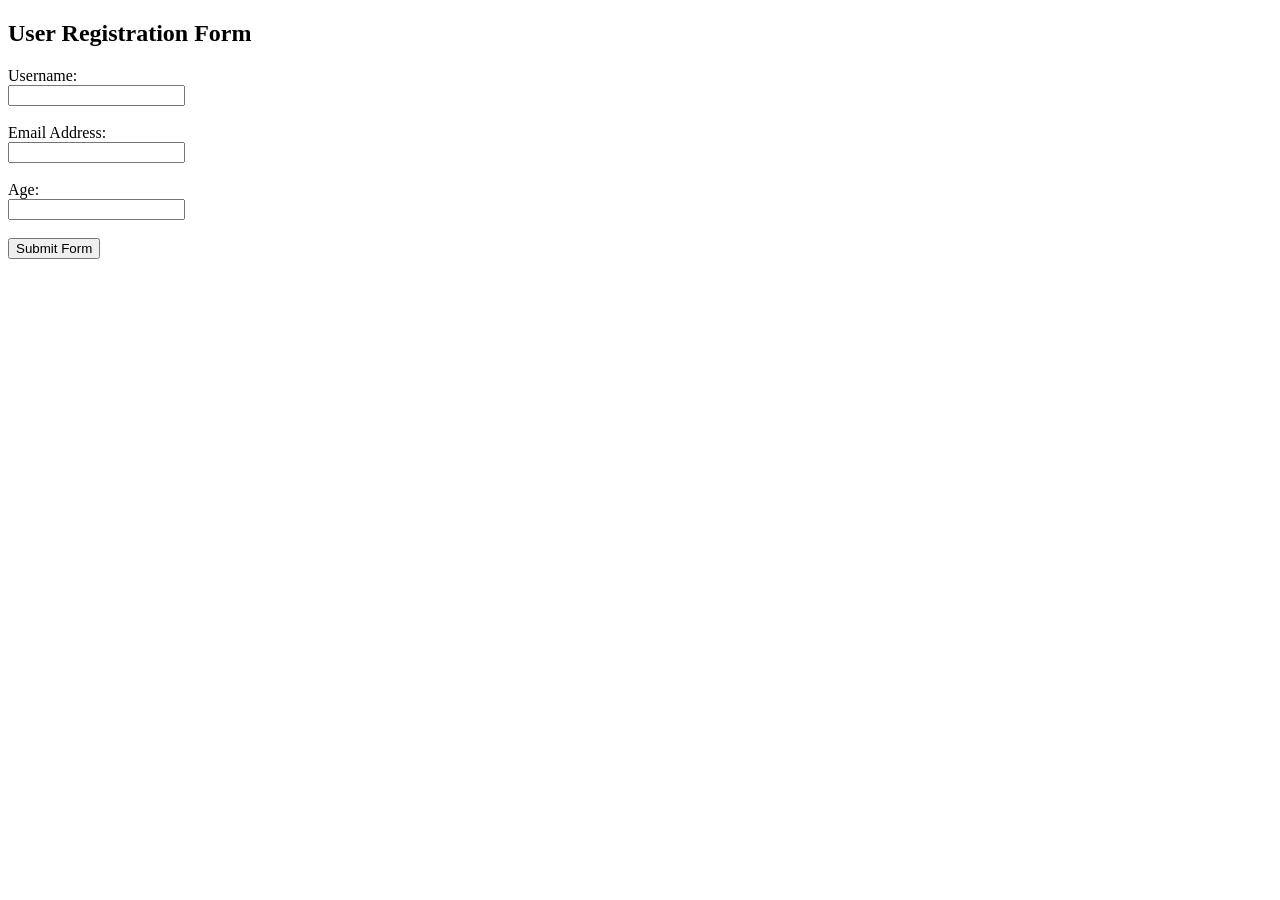
<file: Lesson2/index.html>
<!DOCTYPE html>
<html lang="en">
<head>
    <meta charset="UTF-8">
    <meta name="viewport" content="width=device-width, initial-scale=1.0">
    <title>Simple Input Form</title>
</head>
<body>

    <h2>User Registration Form</h2>

    <!-- The 'action' points to the PHP file that receives data -->
    <!-- The 'method' defines HOW data is sent (GET vs POST) -->
    <form action="process.php" method="POST">
        
        <label for="username">Username:</label><br>
        <input type="text" id="username" name="username" required><br><br>

        <label for="email">Email Address:</label><br>
        <input type="email" id="email" name="email" required><br><br>

        <label for="age">Age:</label><br>
        <input type="number" id="age" name="age"><br><br>

        <button type="submit">Submit Form</button>

    </form>

</body>
</html>
</file>
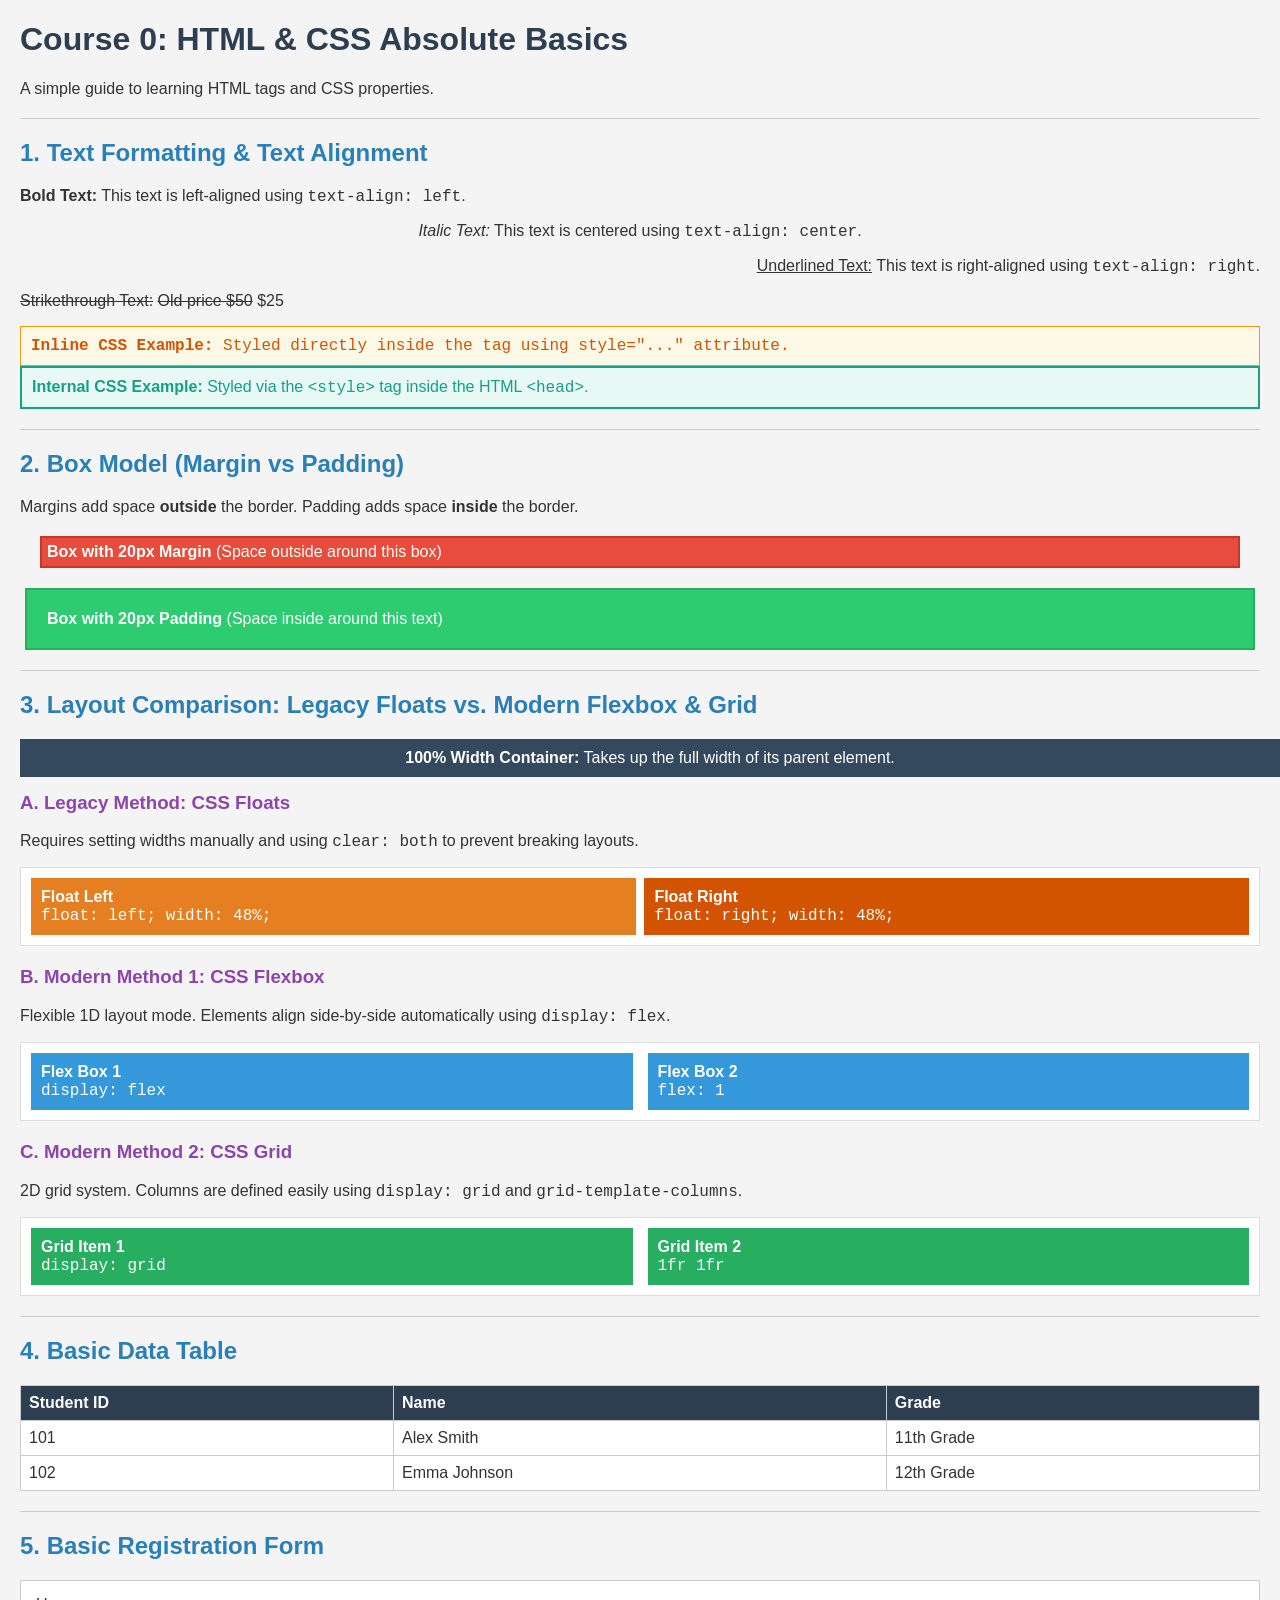
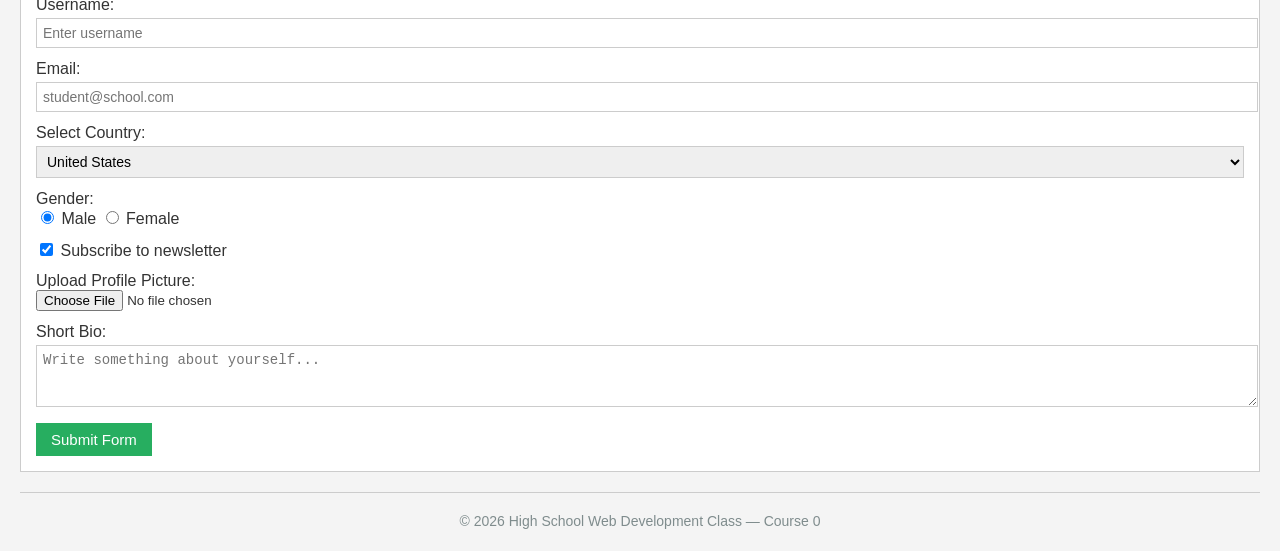
<file: HTML-Courses/course0/index.html>
<!DOCTYPE html>
<html lang="en">
<head>
  <meta charset="UTF-8">
  <meta name="viewport" content="width=device-width, initial-scale=1.0">
  <title>Course 0 - Absolute HTML & CSS Basics</title>

  <!-- 1. EXTERNAL CSS LINK -->
  <link rel="stylesheet" href="css/style.css">

  <!-- 2. INTERNAL (EMBEDDED) CSS IN HEAD -->
  <style>
    /* Internal CSS styles declared in the head block */
    .head-styled-box {
      background-color: #e8f8f5;
      color: #16a085;
      border: 2px solid #16a085;
      padding: 10px;
      margin-bottom: 15px;
    }
  </style>
</head>
<body>

  <!-- HEADER -->
  <header>
    <h1>Course 0: HTML & CSS Absolute Basics</h1>
    <p>A simple guide to learning HTML tags and CSS properties.</p>
  </header>

  <hr>

  <!-- MAIN CONTENT CONTAINER -->
  <main>

    <!-- SECTION 1: TEXT FORMATTING & ALIGNMENT -->
    <section>
      <h2>1. Text Formatting & Text Alignment</h2>
      
      <p class="text-left"><b>Bold Text:</b> This text is left-aligned using <code>text-align: left</code>.</p>
      <p class="text-center"><i>Italic Text:</i> This text is centered using <code>text-align: center</code>.</p>
      <p class="text-right"><u>Underlined Text:</u> This text is right-aligned using <code>text-align: right</code>.</p>
      <p><s>Strikethrough Text:</s> <s>Old price $50</s> $25</p>

      <!-- 3. INLINE CSS EXAMPLES -->
      <div style="background-color: #fef9e7; color: #d35400; padding: 10px; border: 1px solid #f39c12; font-family: 'Courier New', monospace;">
        <b>Inline CSS Example:</b> Styled directly inside the tag using <code>style="..."</code> attribute.
      </div>

      <div class="head-styled-box">
        <b>Internal CSS Example:</b> Styled via the <code>&lt;style&gt;</code> tag inside the HTML <code>&lt;head&gt;</code>.
      </div>
    </section>

    <hr>

    <!-- SECTION 2: MARGIN & PADDING DEMO -->
    <section>
      <h2>2. Box Model (Margin vs Padding)</h2>
      <p>Margins add space <b>outside</b> the border. Padding adds space <b>inside</b> the border.</p>

      <div class="box-margin">
        <b>Box with 20px Margin</b> (Space outside around this box)
      </div>

      <div class="box-padding">
        <b>Box with 20px Padding</b> (Space inside around this text)
      </div>
    </section>

    <hr>

    <!-- SECTION 3: LAYOUT COMPARISON (FLOATS vs FLEXBOX vs GRID) -->
    <section>
      <h2>3. Layout Comparison: Legacy Floats vs. Modern Flexbox & Grid</h2>

      <div class="full-width-box">
        <b>100% Width Container:</b> Takes up the full width of its parent element.
      </div>

      <!-- A. LEGACY FLOAT LAYOUT -->
      <h3>A. Legacy Method: CSS Floats</h3>
      <p>Requires setting widths manually and using <code>clear: both</code> to prevent breaking layouts.</p>
      <div class="float-container">
        <div class="float-left-box">
          <b>Float Left</b><br>
          <code>float: left; width: 48%;</code>
        </div>
        <div class="float-right-box">
          <b>Float Right</b><br>
          <code>float: right; width: 48%;</code>
        </div>
        <!-- Clearfix required for floats -->
        <div style="clear: both;"></div>
      </div>

      <!-- B. MODERN FLEXBOX LAYOUT -->
      <h3>B. Modern Method 1: CSS Flexbox</h3>
      <p>Flexible 1D layout mode. Elements align side-by-side automatically using <code>display: flex</code>.</p>
      <div class="flex-container">
        <div class="flex-box">
          <b>Flex Box 1</b><br>
          <code>display: flex</code>
        </div>
        <div class="flex-box">
          <b>Flex Box 2</b><br>
          <code>flex: 1</code>
        </div>
      </div>

      <!-- C. MODERN GRID LAYOUT -->
      <h3>C. Modern Method 2: CSS Grid</h3>
      <p>2D grid system. Columns are defined easily using <code>display: grid</code> and <code>grid-template-columns</code>.</p>
      <div class="grid-container">
        <div class="grid-box">
          <b>Grid Item 1</b><br>
          <code>display: grid</code>
        </div>
        <div class="grid-box">
          <b>Grid Item 2</b><br>
          <code>1fr 1fr</code>
        </div>
      </div>

    </section>

    <hr>

    <!-- SECTION 4: BASIC TABLE -->
    <section>
      <h2>4. Basic Data Table</h2>

      <table border="1">
        <thead>
          <tr>
            <th>Student ID</th>
            <th>Name</th>
            <th>Grade</th>
          </tr>
        </thead>
        <tbody>
          <tr>
            <td>101</td>
            <td>Alex Smith</td>
            <td>11th Grade</td>
          </tr>
          <tr>
            <td>102</td>
            <td>Emma Johnson</td>
            <td>12th Grade</td>
          </tr>
        </tbody>
      </table>
    </section>

    <hr>

    <!-- SECTION 5: BASIC FORM WITH ALL INPUT TYPES -->
    <section>
      <h2>5. Basic Registration Form</h2>

      <form action="#" method="POST" enctype="multipart/form-data">

        <!-- Text Input -->
        <div class="form-field">
          <label for="username">Username:</label><br>
          <input type="text" id="username" name="username" placeholder="Enter username" required>
        </div>

        <!-- Email Input -->
        <div class="form-field">
          <label for="email">Email:</label><br>
          <input type="email" id="email" name="email" placeholder="student@school.com" required>
        </div>

        <!-- Select Dropdown -->
        <div class="form-field">
          <label for="country">Select Country:</label><br>
          <select id="country" name="country">
            <option value="usa">United States</option>
            <option value="canada">Canada</option>
            <option value="armenia">Armenia</option>
          </select>
        </div>

        <!-- Radio Buttons -->
        <div class="form-field">
          <label>Gender:</label><br>
          <input type="radio" id="male" name="gender" value="male" checked>
          <label for="male">Male</label>
          
          <input type="radio" id="female" name="gender" value="female">
          <label for="female">Female</label>
        </div>

        <!-- Checkbox -->
        <div class="form-field">
          <input type="checkbox" id="subscribe" name="subscribe" checked>
          <label for="subscribe">Subscribe to newsletter</label>
        </div>

        <!-- File Upload -->
        <div class="form-field">
          <label for="avatar">Upload Profile Picture:</label><br>
          <input type="file" id="avatar" name="avatar">
        </div>

        <!-- Textarea -->
        <div class="form-field">
          <label for="bio">Short Bio:</label><br>
          <textarea id="bio" name="bio" rows="3" placeholder="Write something about yourself..."></textarea>
        </div>

        <!-- Submit Button -->
        <button type="submit" class="submit-button">Submit Form</button>

      </form>
    </section>

  </main>

  <hr>

  <!-- FOOTER -->
  <footer>
    <p>&copy; 2026 High School Web Development Class — Course 0</p>
  </footer>

</body>
</html>
</file>
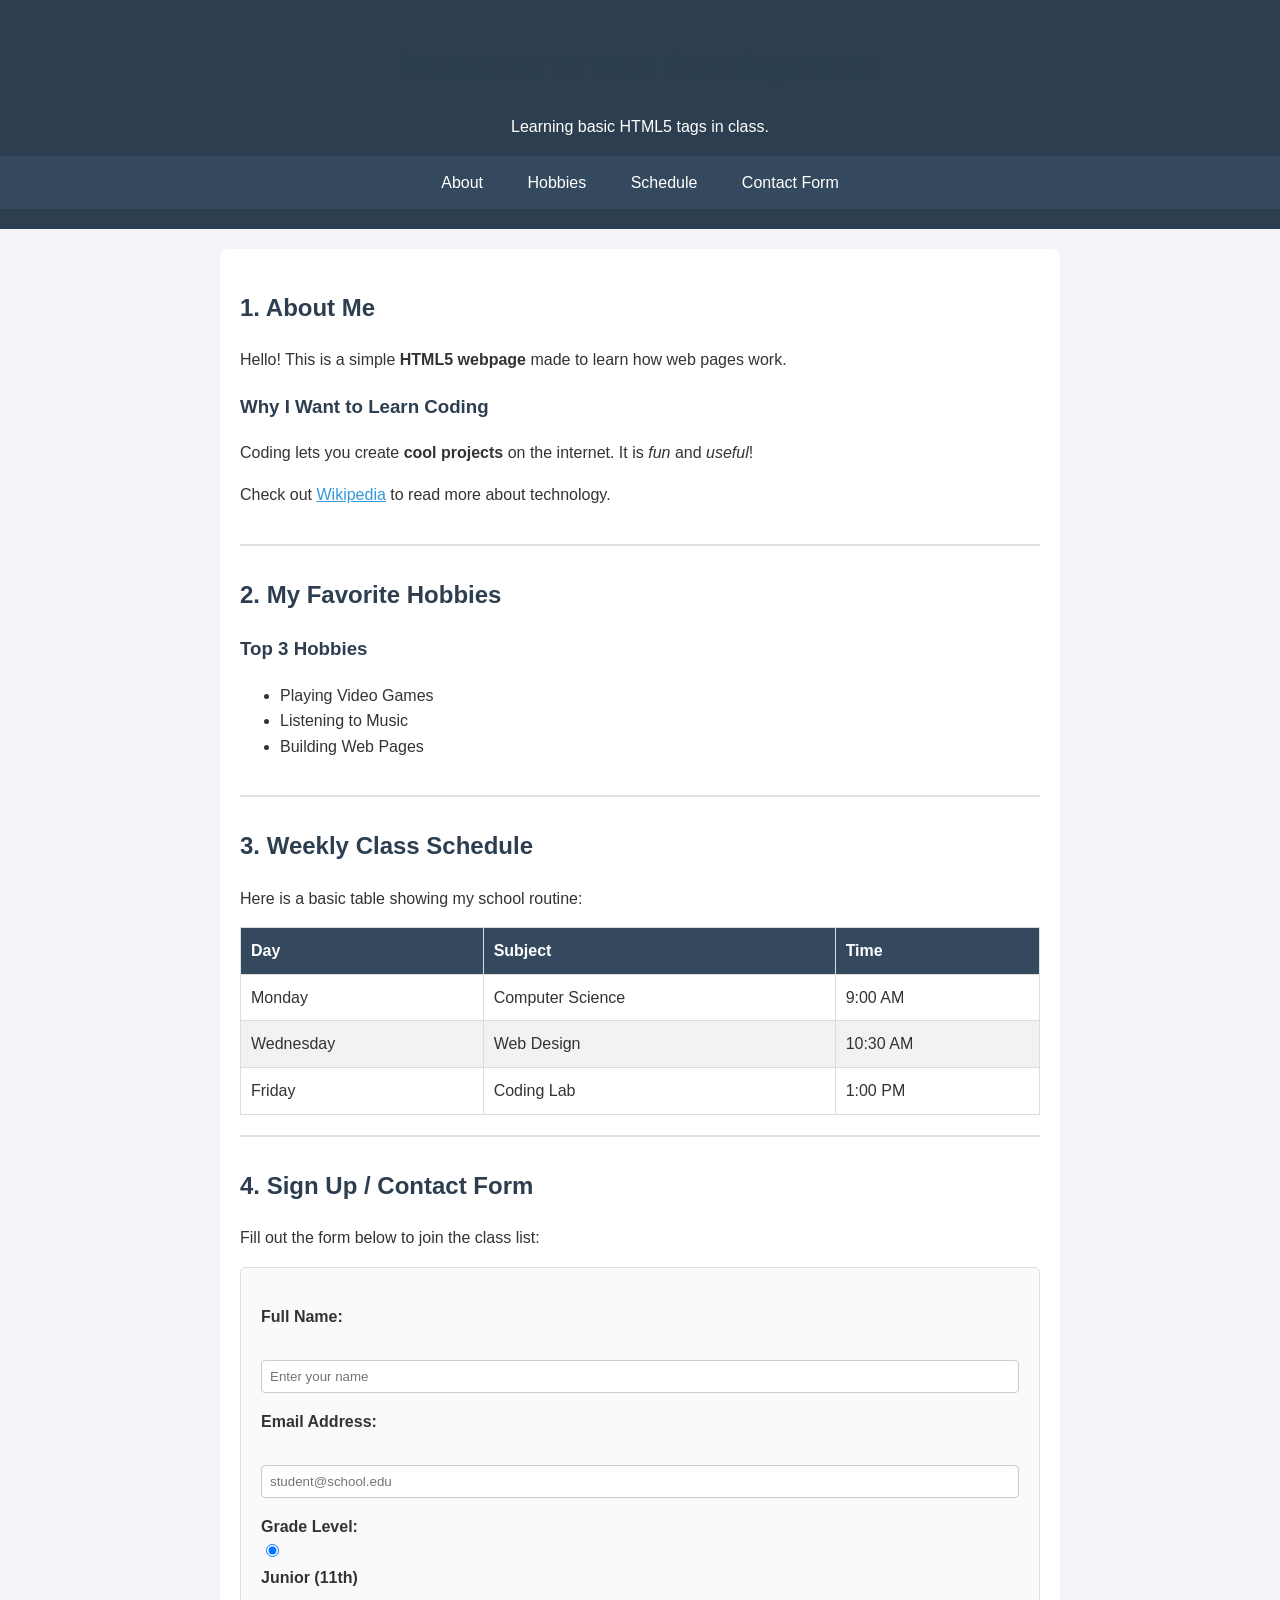
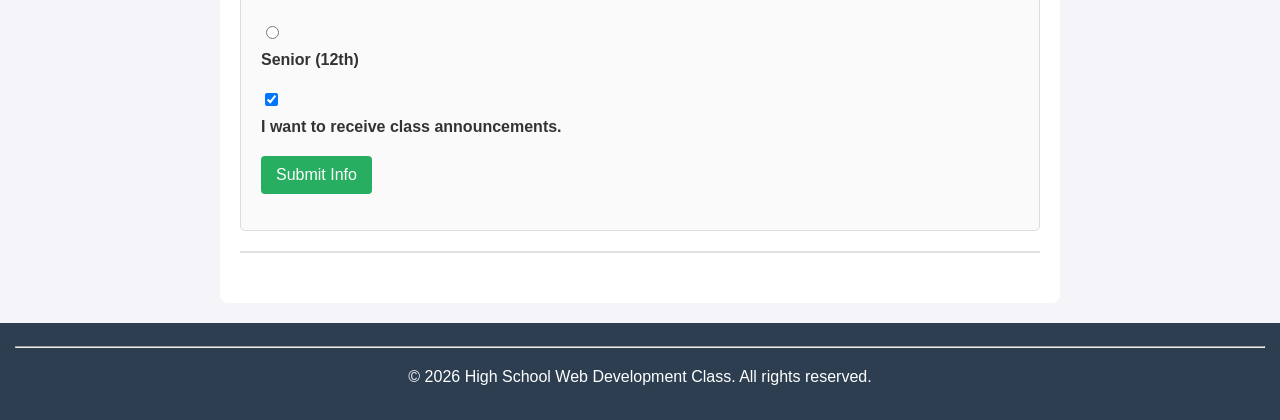
<file: HTML-Courses/course1/index.html>
<!DOCTYPE html>
<html lang="en">
<head>
  <meta charset="UTF-8">
  <!-- Viewport meta tag for modern responsive web design -->
  <meta name="viewport" content="width=device-width, initial-scale=1.0">
  <title>My First HTML5 Website</title>
  
  <!-- Link to external stylesheet in the css/ folder -->
  <link rel="stylesheet" href="css/style.css">
</head>
<body>

  <!-- HEADER: The top banner of your website -->
  <header>
    <h1>Welcome to Web Development!</h1>
    <p>Learning basic HTML5 tags in class.</p>

    <!-- NAVIGATION: Links to different parts of the page -->
    <nav>
        <ul>
            <li><a href="#about">About</a></li>
            <li><a href="#hobbies">Hobbies</a></li>
            <li><a href="#schedule">Schedule</a></li>
            <li><a href="#contact">Contact Form</a></li>
        </ul>
    </nav>
  </header>

  <!-- MAIN: The main content area of the web page -->
  <main>

    <!-- SECTION 1: Introduction -->
    <section id="about">
      <h2>1. About Me</h2>
      <p>Hello! This is a simple <b>HTML5 webpage</b> made to learn how web pages work.</p>
      
      <!-- ARTICLE: A standalone piece of content -->
      <article>
        <h3>Why I Want to Learn Coding</h3>
        <p>Coding lets you create <strong>cool projects</strong> on the internet. It is <i>fun</i> and <em>useful</em>!</p>
        <p>Check out <a href="https://www.wikipedia.org" target="_blank">Wikipedia</a> to read more about technology.</p>
      </article>
    </section>

    <!-- SECTION 2: Hobbies using basic Divs -->
    <section id="hobbies">
      <h2>2. My Favorite Hobbies</h2>
      
      <!-- DIV: A generic container to group items together -->
      <div class="hobby-box">
        <h3>Top 3 Hobbies</h3>
        <ul>
          <li>Playing Video Games</li>
          <li>Listening to Music</li>
          <li>Building Web Pages</li>
        </ul>
      </div>
    </section>

    <!-- SECTION 3: Simple Table -->
    <section id="schedule">
      <h2>3. Weekly Class Schedule</h2>
      <p>Here is a basic table showing my school routine:</p>

      <!-- TABLE: Used to display data in rows and columns -->
      <table border="1">
        <thead>
          <tr>
            <th>Day</th>
            <th>Subject</th>
            <th>Time</th>
          </tr>
        </thead>
        <tbody>
          <tr>
            <td>Monday</td>
            <td>Computer Science</td>
            <td>9:00 AM</td>
          </tr>
          <tr>
            <td>Wednesday</td>
            <td>Web Design</td>
            <td>10:30 AM</td>
          </tr>
          <tr>
            <td>Friday</td>
            <td>Coding Lab</td>
            <td>1:00 PM</td>
          </tr>
        </tbody>
      </table>
    </section>

    <!-- SECTION 4: Contact Form -->
    <section id="contact">
      <h2>4. Sign Up / Contact Form</h2>
      <p>Fill out the form below to join the class list:</p>

      <!-- FORM: Used to gather input from users -->
      <form action="#" method="POST">
        
        <!-- Text Input -->
        <p>
          <label for="fullname">Full Name:</label><br>
          <input type="text" id="fullname" name="fullname" placeholder="Enter your name" required>
        </p>

        <!-- Email Input -->
        <p>
          <label for="email">Email Address:</label><br>
          <input type="email" id="email" name="email" placeholder="student@school.edu" required>
        </p>

        <!-- Radio Buttons -->
        <p>
          <strong>Grade Level:</strong><br>
          <input type="radio" id="junior" name="grade" value="junior" checked>
          <label for="junior">Junior (11th)</label><br>

          <input type="radio" id="senior" name="grade" value="senior">
          <label for="senior">Senior (12th)</label>
        </p>

        <!-- Checkbox -->
        <p>
          <input type="checkbox" id="newsletter" name="newsletter" checked>
          <label for="newsletter">I want to receive class announcements.</label>
        </p>

        <!-- Submit Button -->
        <p>
          <button type="submit">Submit Info</button>
        </p>

      </form>
    </section>

  </main>

  <!-- FOOTER: Bottom section with copyright info -->
  <footer>
    <hr>
    <p>&copy; 2026 High School Web Development Class. All rights reserved.</p>
  </footer>

</body>
</html>
</file>
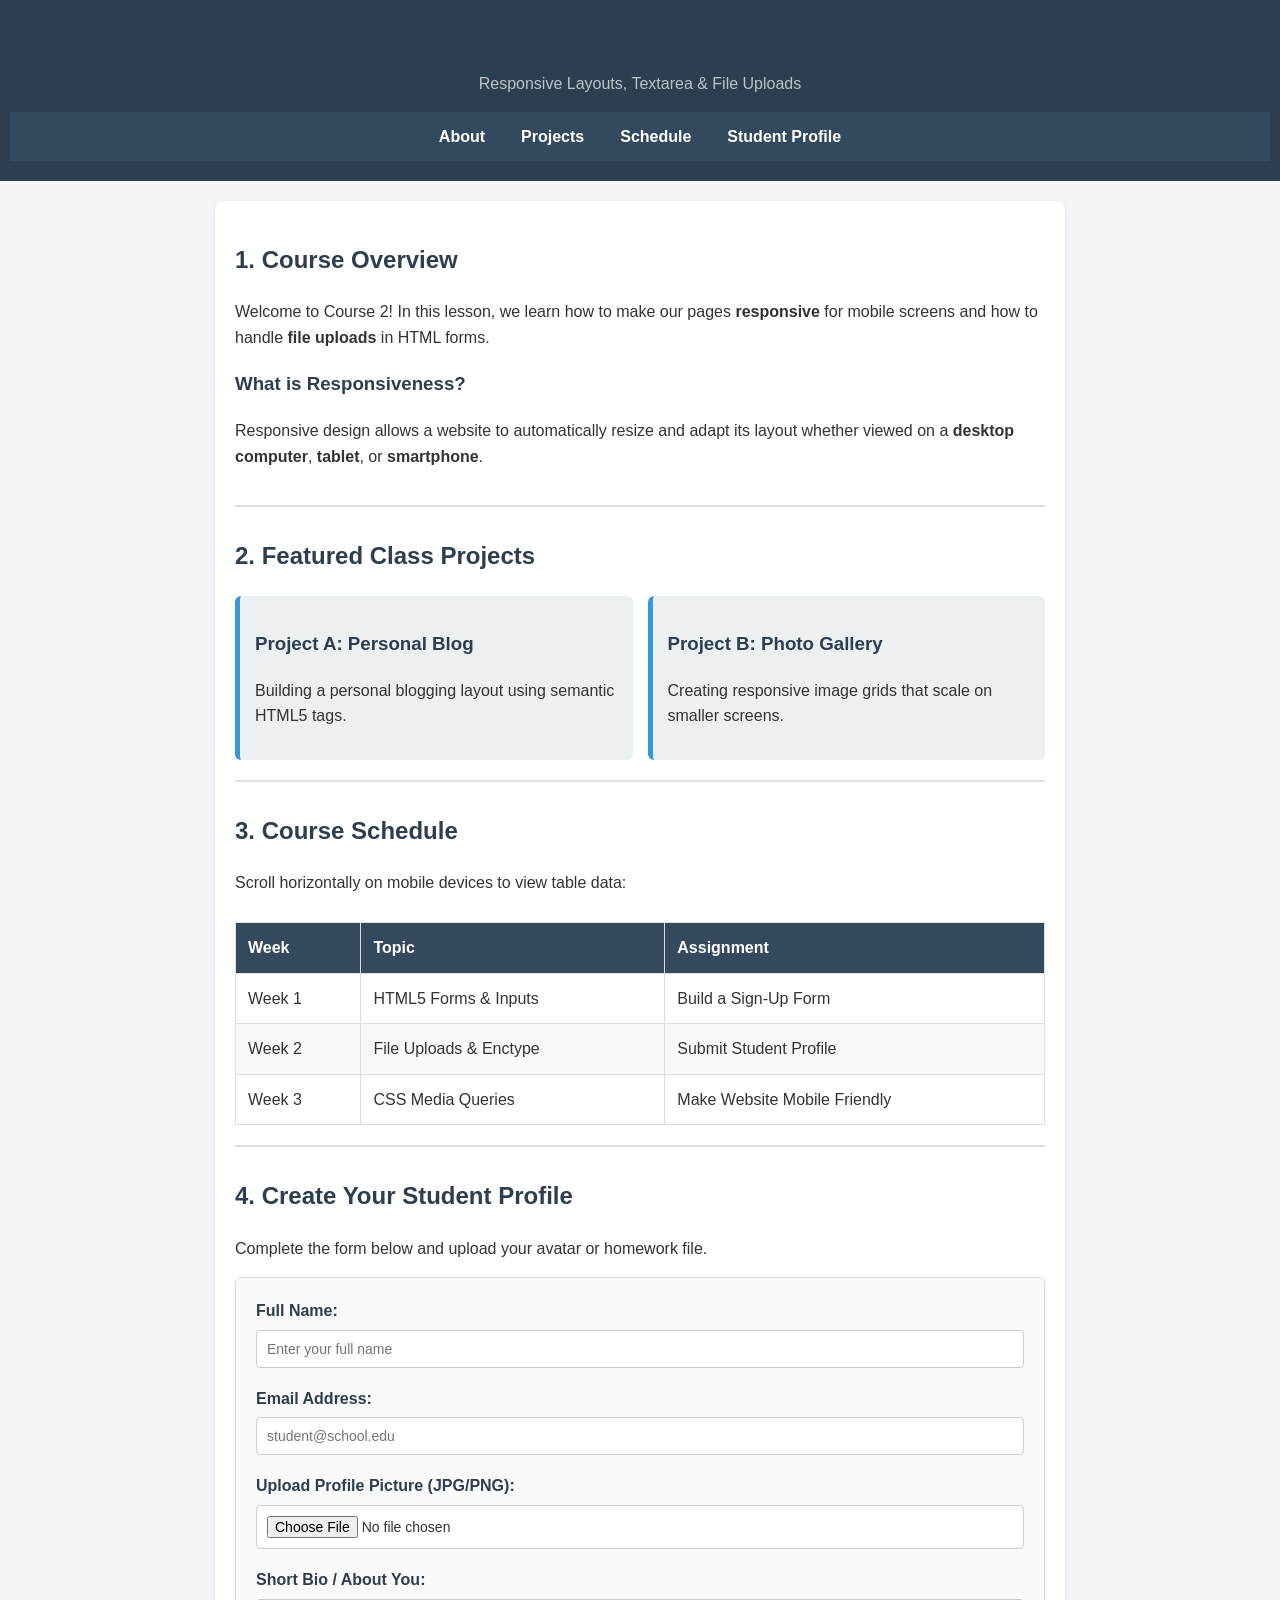
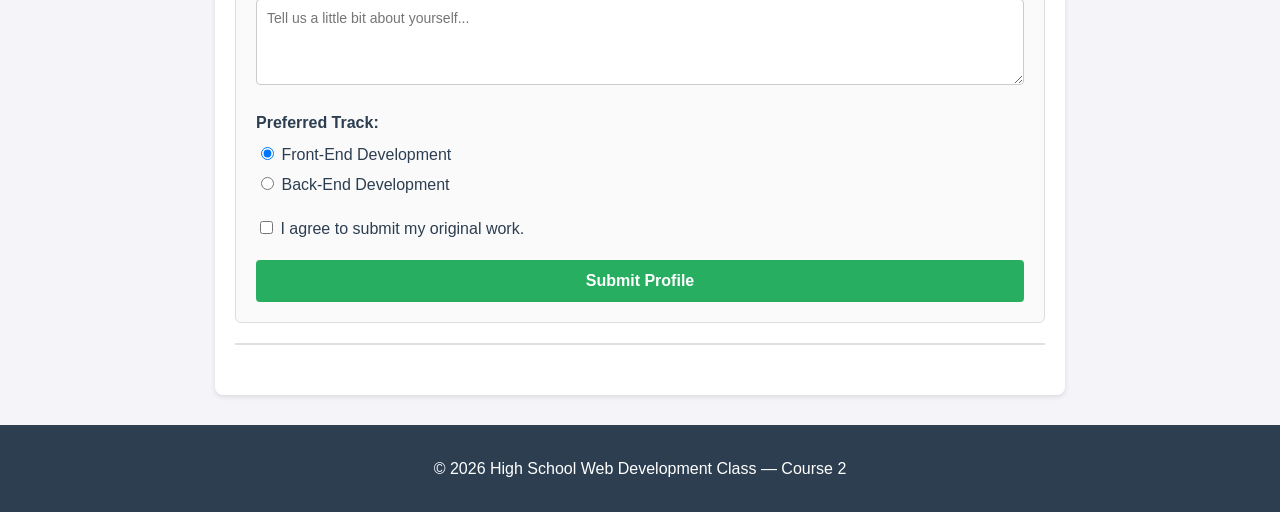
<file: HTML-Courses/course2/index.html>
<!DOCTYPE html>
<html lang="en">
<head>
  <meta charset="UTF-8">
  <!-- Viewport tag to ensure full mobile responsiveness -->
  <meta name="viewport" content="width=device-width, initial-scale=1.0">
  <title>Course 2 - Responsive Web Design & File Uploads</title>
  
  <!-- Link to external stylesheet in css/ folder -->
  <link rel="stylesheet" href="css/style.css">
</head>
<body>

  <!-- HEADER -->
  <header>
    <h1>Web Development Course 2</h1>
    <p>Responsive Layouts, Textarea & File Uploads</p>

    <!-- NAVIGATION -->
    <nav>
      <ul>
        <li><a href="#about">About</a></li>
        <li><a href="#projects">Projects</a></li>
        <li><a href="#schedule">Schedule</a></li>
        <li><a href="#profile-form">Student Profile</a></li>
      </ul>
    </nav>
  </header>

  <!-- MAIN CONTAINER -->
  <main>

    <!-- SECTION 1: ABOUT -->
    <section id="about">
      <h2>1. Course Overview</h2>
      <p>Welcome to Course 2! In this lesson, we learn how to make our pages <b>responsive</b> for mobile screens and how to handle <b>file uploads</b> in HTML forms.</p>
      
      <article>
        <h3>What is Responsiveness?</h3>
        <p>Responsive design allows a website to automatically resize and adapt its layout whether viewed on a <strong>desktop computer</strong>, <strong>tablet</strong>, or <strong>smartphone</strong>.</p>
      </article>
    </section>

    <!-- SECTION 2: PROJECTS -->
    <section id="projects">
      <h2>2. Featured Class Projects</h2>
      
      <div class="card-container">
        <div class="card">
          <h3>Project A: Personal Blog</h3>
          <p>Building a personal blogging layout using semantic HTML5 tags.</p>
        </div>
        <div class="card">
          <h3>Project B: Photo Gallery</h3>
          <p>Creating responsive image grids that scale on smaller screens.</p>
        </div>
      </div>
    </section>

    <!-- SECTION 3: SCHEDULE TABLE -->
    <section id="schedule">
      <h2>3. Course Schedule</h2>
      <p>Scroll horizontally on mobile devices to view table data:</p>

      <div class="table-wrapper">
        <table>
          <thead>
            <tr>
              <th>Week</th>
              <th>Topic</th>
              <th>Assignment</th>
            </tr>
          </thead>
          <tbody>
            <tr>
              <td>Week 1</td>
              <td>HTML5 Forms & Inputs</td>
              <td>Build a Sign-Up Form</td>
            </tr>
            <tr>
              <td>Week 2</td>
              <td>File Uploads & Enctype</td>
              <td>Submit Student Profile</td>
            </tr>
            <tr>
              <td>Week 3</td>
              <td>CSS Media Queries</td>
              <td>Make Website Mobile Friendly</td>
            </tr>
          </tbody>
        </table>
      </div>
    </section>

    <!-- SECTION 4: ENCTYPE MULTIPART FORM WITH FILE & TEXTAREA -->
    <section id="profile-form">
      <h2>4. Create Your Student Profile</h2>
      <p>Complete the form below and upload your avatar or homework file.</p>

      <!-- IMPORTANT: enctype="multipart/form-data" is required when uploading files -->
      <form action="#" method="POST" enctype="multipart/form-data">
        
        <!-- Text Input -->
        <div class="form-group">
          <label for="fullname">Full Name:</label>
          <input type="text" id="fullname" name="fullname" placeholder="Enter your full name" required>
        </div>

        <!-- Email Input -->
        <div class="form-group">
          <label for="email">Email Address:</label>
          <input type="email" id="email" name="email" placeholder="student@school.edu" required>
        </div>

        <!-- File Upload Input -->
        <div class="form-group">
          <label for="profile_pic">Upload Profile Picture (JPG/PNG):</label>
          <input type="file" id="profile_pic" name="profile_pic" accept="image/*" required>
        </div>

        <!-- Textarea Input -->
        <div class="form-group">
          <label for="bio">Short Bio / About You:</label>
          <textarea id="bio" name="bio" rows="4" placeholder="Tell us a little bit about yourself..."></textarea>
        </div>

        <!-- Radio Buttons -->
        <div class="form-group">
          <label>Preferred Track:</label>
          <div class="radio-group">
            <input type="radio" id="frontend" name="track" value="frontend" checked>
            <label for="frontend" class="inline-label">Front-End Development</label>
          </div>
          <div class="radio-group">
            <input type="radio" id="backend" name="track" value="backend">
            <label for="backend" class="inline-label">Back-End Development</label>
          </div>
        </div>

        <!-- Checkbox -->
        <div class="form-group">
          <div class="checkbox-group">
            <input type="checkbox" id="terms" name="terms" required>
            <label for="terms" class="inline-label">I agree to submit my original work.</label>
          </div>
        </div>

        <!-- Submit Button -->
        <button type="submit">Submit Profile</button>

      </form>
    </section>

  </main>

  <!-- FOOTER -->
  <footer>
    <p>&copy; 2026 High School Web Development Class — Course 2</p>
  </footer>

</body>
</html>
</file>
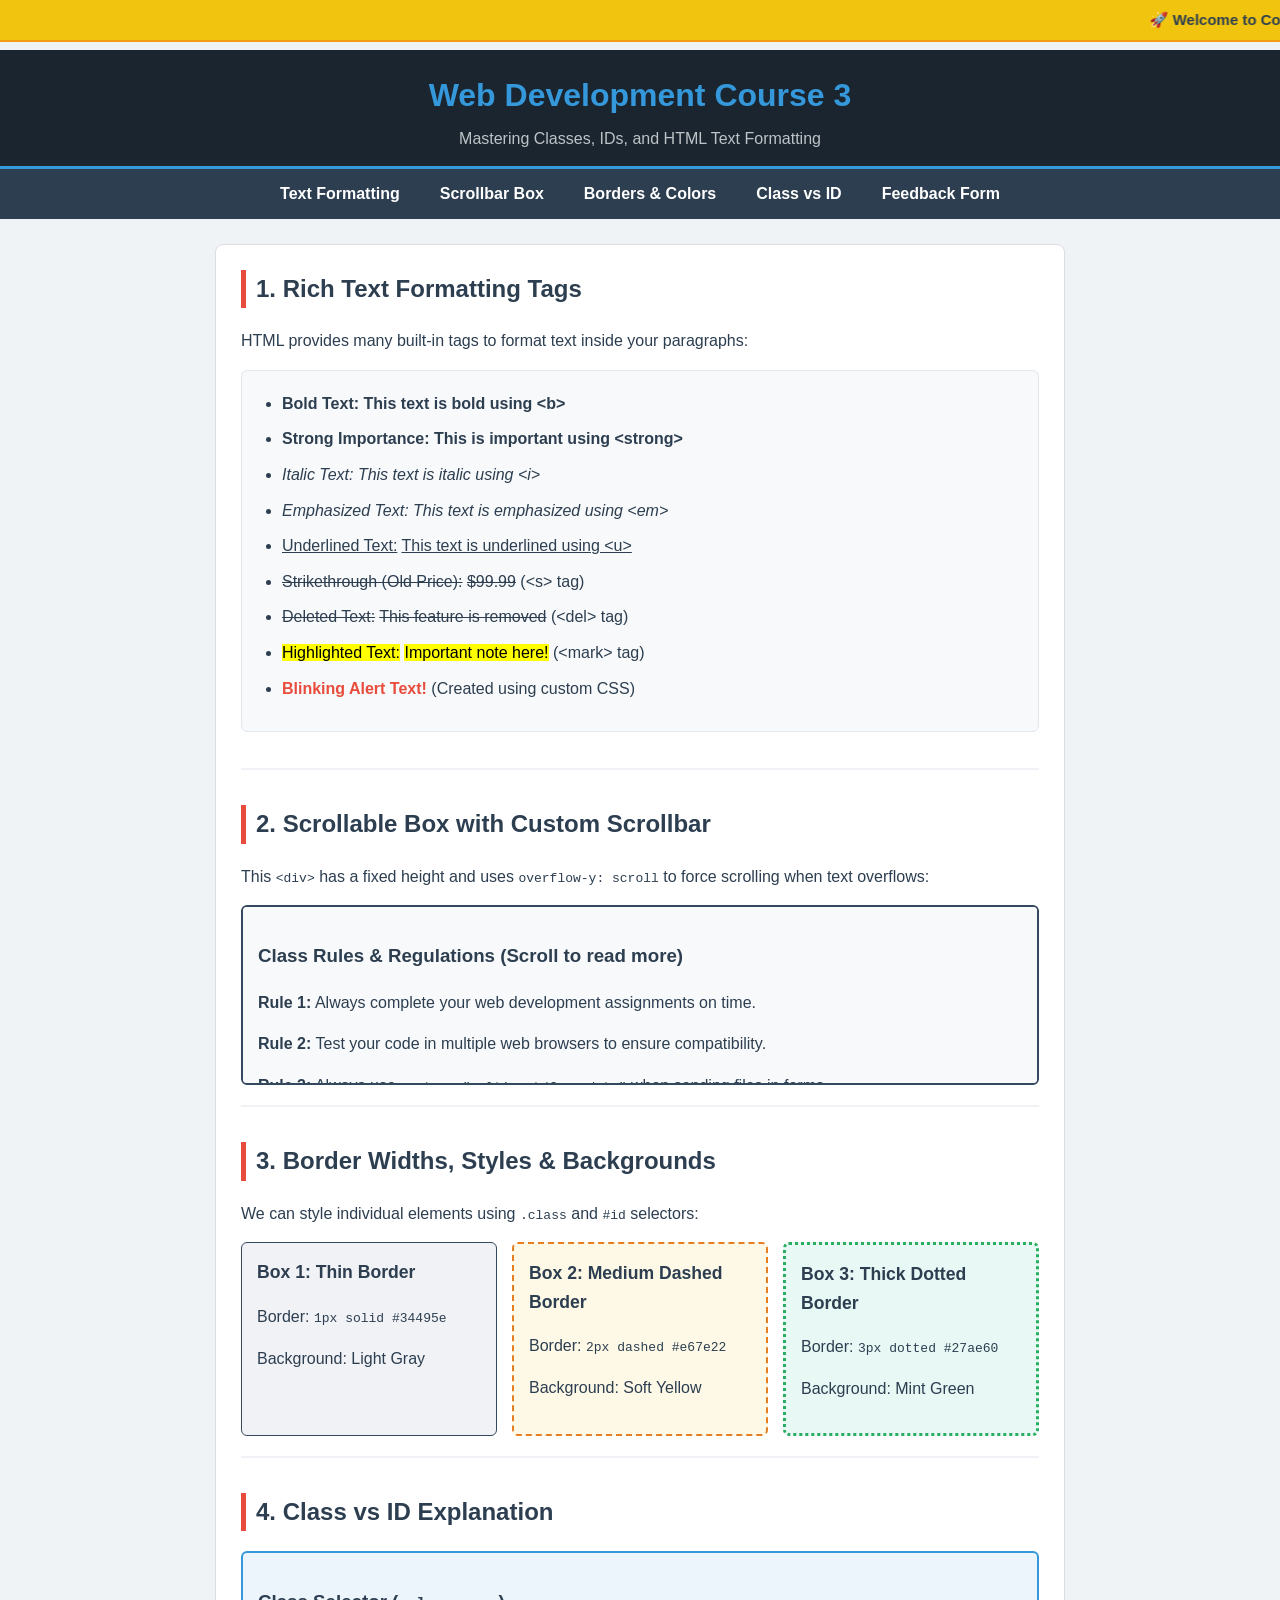
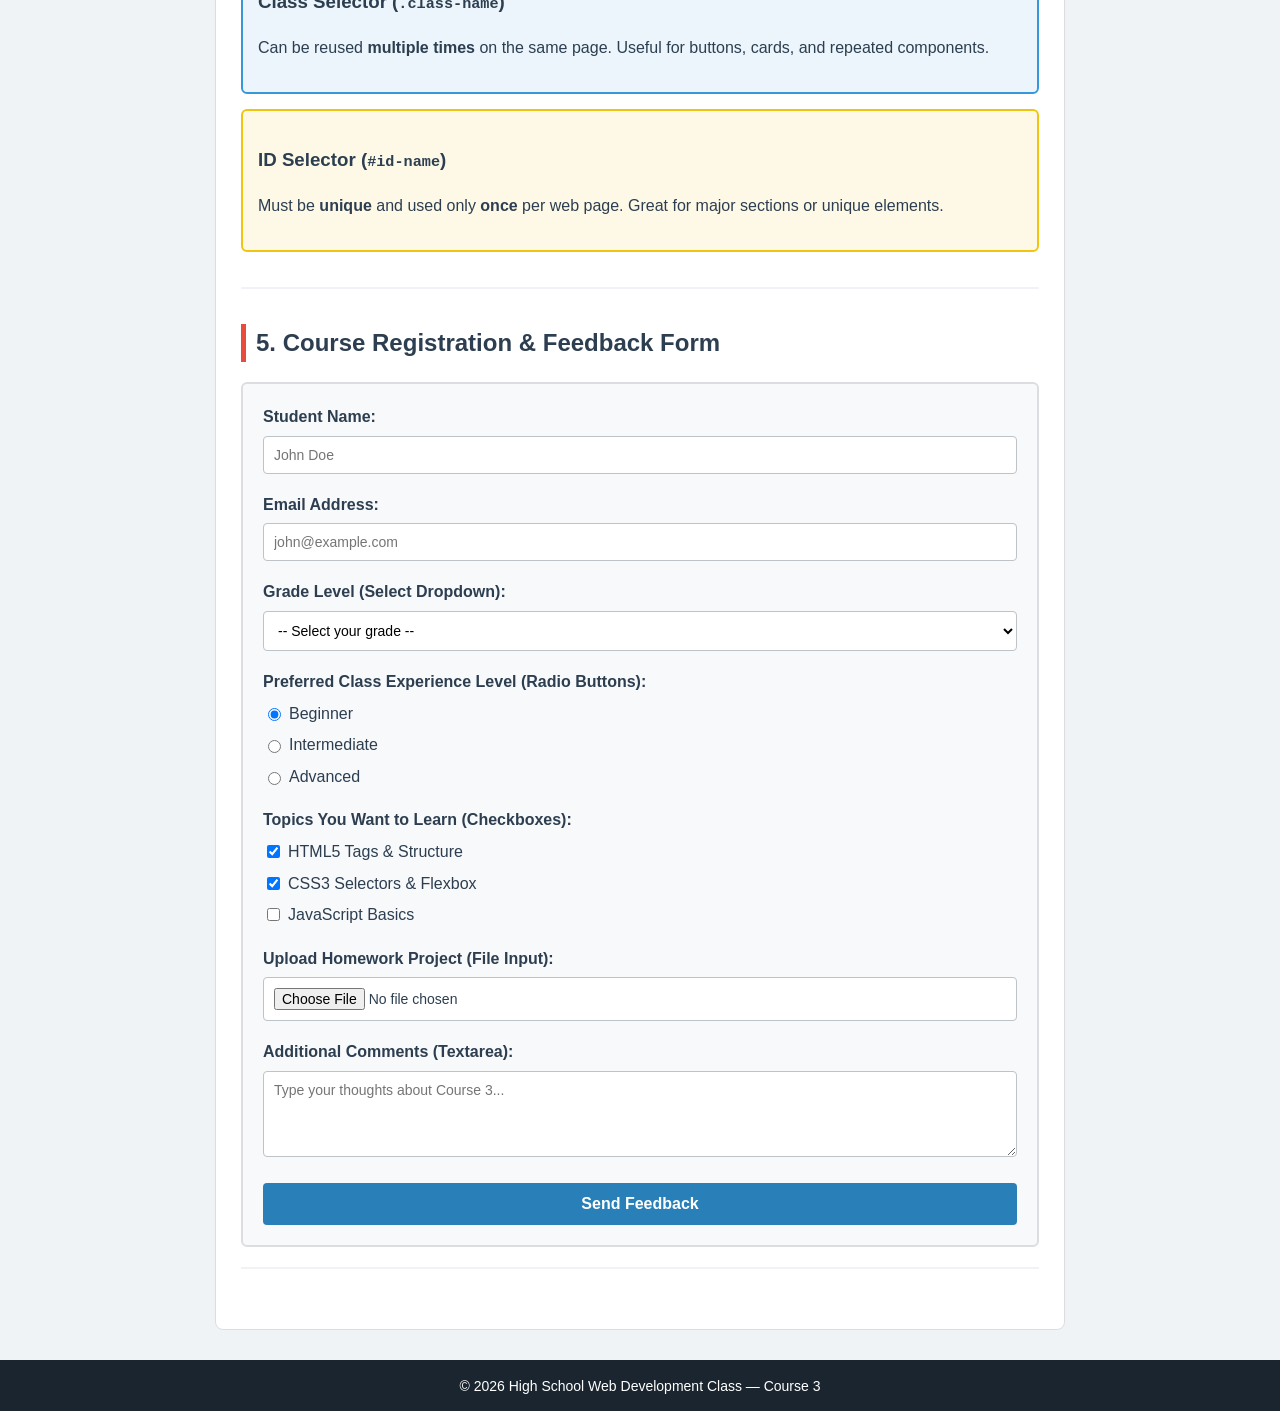
<file: HTML-Courses/course3/index.html>
<!DOCTYPE html>
<html lang="en">
<head>
  <meta charset="UTF-8">
  <meta name="viewport" content="width=device-width, initial-scale=1.0">
  <title>Course 3 - CSS Classes, IDs & Text Formatting</title>
  
  <!-- Link to external stylesheet -->
  <link rel="stylesheet" href="css/style.css">
</head>
<body>

  <!-- MOVING TEXT (Legacy marquee tag) -->
  <marquee class="top-banner" behavior="scroll" direction="left">
    🚀 Welcome to Course 3! Today's Lesson: Class & ID Selectors, Borders, Colors, and Text Styles! 🚀
  </marquee>

  <!-- HEADER using ID selector -->
  <header id="main-header">
    <h1 class="header-title">Web Development Course 3</h1>
    <p class="header-subtitle">Mastering Classes, IDs, and HTML Text Formatting</p>

    <!-- NAVIGATION using class selector -->
    <nav class="main-nav">
      <ul class="nav-list">
        <li class="nav-item"><a href="#formatting" class="nav-link">Text Formatting</a></li>
        <li class="nav-item"><a href="#scroll-demo" class="nav-link">Scrollbar Box</a></li>
        <li class="nav-item"><a href="#borders-demo" class="nav-link">Borders & Colors</a></li>
        <li class="nav-item"><a href="#class-vs-id" class="nav-link">Class vs ID</a></li>
        <li class="nav-item"><a href="#feedback-form" class="nav-link">Feedback Form</a></li>
      </ul>
    </nav>
  </header>

  <!-- MAIN CONTENT AREA -->
  <main id="content-container">

    <!-- SECTION 1: TEXT FORMATTING TAGS -->
    <section id="formatting" class="content-section">
      <h2 class="section-title">1. Rich Text Formatting Tags</h2>
      <p class="intro-text">
        HTML provides many built-in tags to format text inside your paragraphs:
      </p>

      <ul class="format-list">
        <li><b>Bold Text:</b> <b>This text is bold using &lt;b&gt;</b></li>
        <li><strong>Strong Importance:</strong> <strong>This is important using &lt;strong&gt;</strong></li>
        <li><i>Italic Text:</i> <i>This text is italic using &lt;i&gt;</i></li>
        <li><em>Emphasized Text:</em> <em>This text is emphasized using &lt;em&gt;</em></li>
        <li><u>Underlined Text:</u> <u>This text is underlined using &lt;u&gt;</u></li>
        <li><s>Strikethrough (Old Price):</s> <s>$99.99</s> (&lt;s&gt; tag)</li>
        <li><del>Deleted Text:</del> <del>This feature is removed</del> (&lt;del&gt; tag)</li>
        <li><mark>Highlighted Text:</mark> <mark>Important note here!</mark> (&lt;mark&gt; tag)</li>
        <li><span class="blinking-text">Blinking Alert Text!</span> (Created using custom CSS)</li>
      </ul>
    </section>

    <!-- SECTION 2: SCROLLABLE DIV WITH CUSTOM SCROLLBAR -->
    <section id="scroll-demo" class="content-section">
      <h2 class="section-title">2. Scrollable Box with Custom Scrollbar</h2>
      <p>This <code>&lt;div&gt;</code> has a fixed height and uses <code>overflow-y: scroll</code> to force scrolling when text overflows:</p>

      <div class="scroll-box">
        <h3>Class Rules & Regulations (Scroll to read more)</h3>
        <p><b>Rule 1:</b> Always complete your web development assignments on time.</p>
        <p><b>Rule 2:</b> Test your code in multiple web browsers to ensure compatibility.</p>
        <p><b>Rule 3:</b> Always use <code>enctype="multipart/form-data"</code> when sending files in forms.</p>
        <p><b>Rule 4:</b> Keep your HTML structural tags separate from your CSS design selectors.</p>
        <p><b>Rule 5:</b> Learn the difference between <code>.class</code> (reusable) and <code>#id</code> (unique).</p>
        <p><b>Rule 6:</b> Have fun building web applications and experimenting with new CSS properties!</p>
      </div>
    </section>

    <!-- SECTION 3: BORDERS & BACKGROUND COLORS -->
    <section id="borders-demo" class="content-section">
      <h2 class="section-title">3. Border Widths, Styles & Backgrounds</h2>
      <p>We can style individual elements using <code>.class</code> and <code>#id</code> selectors:</p>

      <div class="box-container">
        <div id="box-thin" class="demo-box">
          <h3 class="box-heading">Box 1: Thin Border</h3>
          <p>Border: <code>1px solid #34495e</code></p>
          <p>Background: Light Gray</p>
        </div>

        <div id="box-medium" class="demo-box">
          <h3 class="box-heading">Box 2: Medium Dashed Border</h3>
          <p>Border: <code>2px dashed #e67e22</code></p>
          <p>Background: Soft Yellow</p>
        </div>

        <div id="box-thick" class="demo-box">
          <h3 class="box-heading">Box 3: Thick Dotted Border</h3>
          <p>Border: <code>3px dotted #27ae60</code></p>
          <p>Background: Mint Green</p>
        </div>
      </div>
    </section>

    <!-- SECTION 4: CLASS VS ID DEMO -->
    <section id="class-vs-id" class="content-section">
      <h2 class="section-title">4. Class vs ID Explanation</h2>
      
      <div class="info-card highlight-card">
        <h3>Class Selector (<code>.class-name</code>)</h3>
        <p>Can be reused <b>multiple times</b> on the same page. Useful for buttons, cards, and repeated components.</p>
      </div>

      <div id="unique-card" class="info-card">
        <h3>ID Selector (<code>#id-name</code>)</h3>
        <p>Must be <b>unique</b> and used only <b>once</b> per web page. Great for major sections or unique elements.</p>
      </div>
    </section>

    <!-- SECTION 5: EXPANDED FORM WITH SELECT, RADIOS & CHECKBOXES -->
    <section id="feedback-form" class="content-section">
      <h2 class="section-title">5. Course Registration & Feedback Form</h2>
      
      <form id="course-feedback-form" class="custom-form" action="#" method="POST" enctype="multipart/form-data">
        
        <!-- Text Input -->
        <div class="form-row">
          <label for="student-name" class="form-label">Student Name:</label>
          <input type="text" id="student-name" name="student_name" class="form-input" placeholder="John Doe" required>
        </div>

        <!-- Email Input -->
        <div class="form-row">
          <label for="student-email" class="form-label">Email Address:</label>
          <input type="email" id="student-email" name="student_email" class="form-input" placeholder="john@example.com" required>
        </div>

        <!-- Select Dropdown -->
        <div class="form-row">
          <label for="grade-level" class="form-label">Grade Level (Select Dropdown):</label>
          <select id="grade-level" name="grade_level" class="form-select" required>
            <option value="" disabled selected>-- Select your grade --</option>
            <option value="freshman">Freshman (9th Grade)</option>
            <option value="sophomore">Sophomore (10th Grade)</option>
            <option value="junior">Junior (11th Grade)</option>
            <option value="senior">Senior (12th Grade)</option>
          </select>
        </div>

        <!-- Radio Buttons -->
        <div class="form-row">
          <label class="form-label">Preferred Class Experience Level (Radio Buttons):</label>
          <div class="radio-option">
            <input type="radio" id="level-beginner" name="experience_level" value="beginner" checked>
            <label for="level-beginner" class="inline-label">Beginner</label>
          </div>
          <div class="radio-option">
            <input type="radio" id="level-intermediate" name="experience_level" value="intermediate">
            <label for="level-intermediate" class="inline-label">Intermediate</label>
          </div>
          <div class="radio-option">
            <input type="radio" id="level-advanced" name="experience_level" value="advanced">
            <label for="level-advanced" class="inline-label">Advanced</label>
          </div>
        </div>

        <!-- Checkboxes -->
        <div class="form-row">
          <label class="form-label">Topics You Want to Learn (Checkboxes):</label>
          <div class="checkbox-option">
            <input type="checkbox" id="topic-html" name="topics[]" value="html5" checked>
            <label for="topic-html" class="inline-label">HTML5 Tags & Structure</label>
          </div>
          <div class="checkbox-option">
            <input type="checkbox" id="topic-css" name="topics[]" value="css3" checked>
            <label for="topic-css" class="inline-label">CSS3 Selectors & Flexbox</label>
          </div>
          <div class="checkbox-option">
            <input type="checkbox" id="topic-js" name="topics[]" value="javascript">
            <label for="topic-js" class="inline-label">JavaScript Basics</label>
          </div>
        </div>

        <!-- File Upload -->
        <div class="form-row">
          <label for="homework-file" class="form-label">Upload Homework Project (File Input):</label>
          <input type="file" id="homework-file" name="homework_file" class="form-input-file" required>
        </div>

        <!-- Textarea -->
        <div class="form-row">
          <label for="comments" class="form-label">Additional Comments (Textarea):</label>
          <textarea id="comments" name="comments" class="form-textarea" rows="4" placeholder="Type your thoughts about Course 3..."></textarea>
        </div>

        <!-- Submit Button -->
        <button type="submit" id="submit-btn" class="btn-primary">Send Feedback</button>

      </form>
    </section>

  </main>

  <!-- FOOTER -->
  <footer id="main-footer">
    <p class="footer-text">&copy; 2026 High School Web Development Class — Course 3</p>
  </footer>

</body>
</html>
</file>
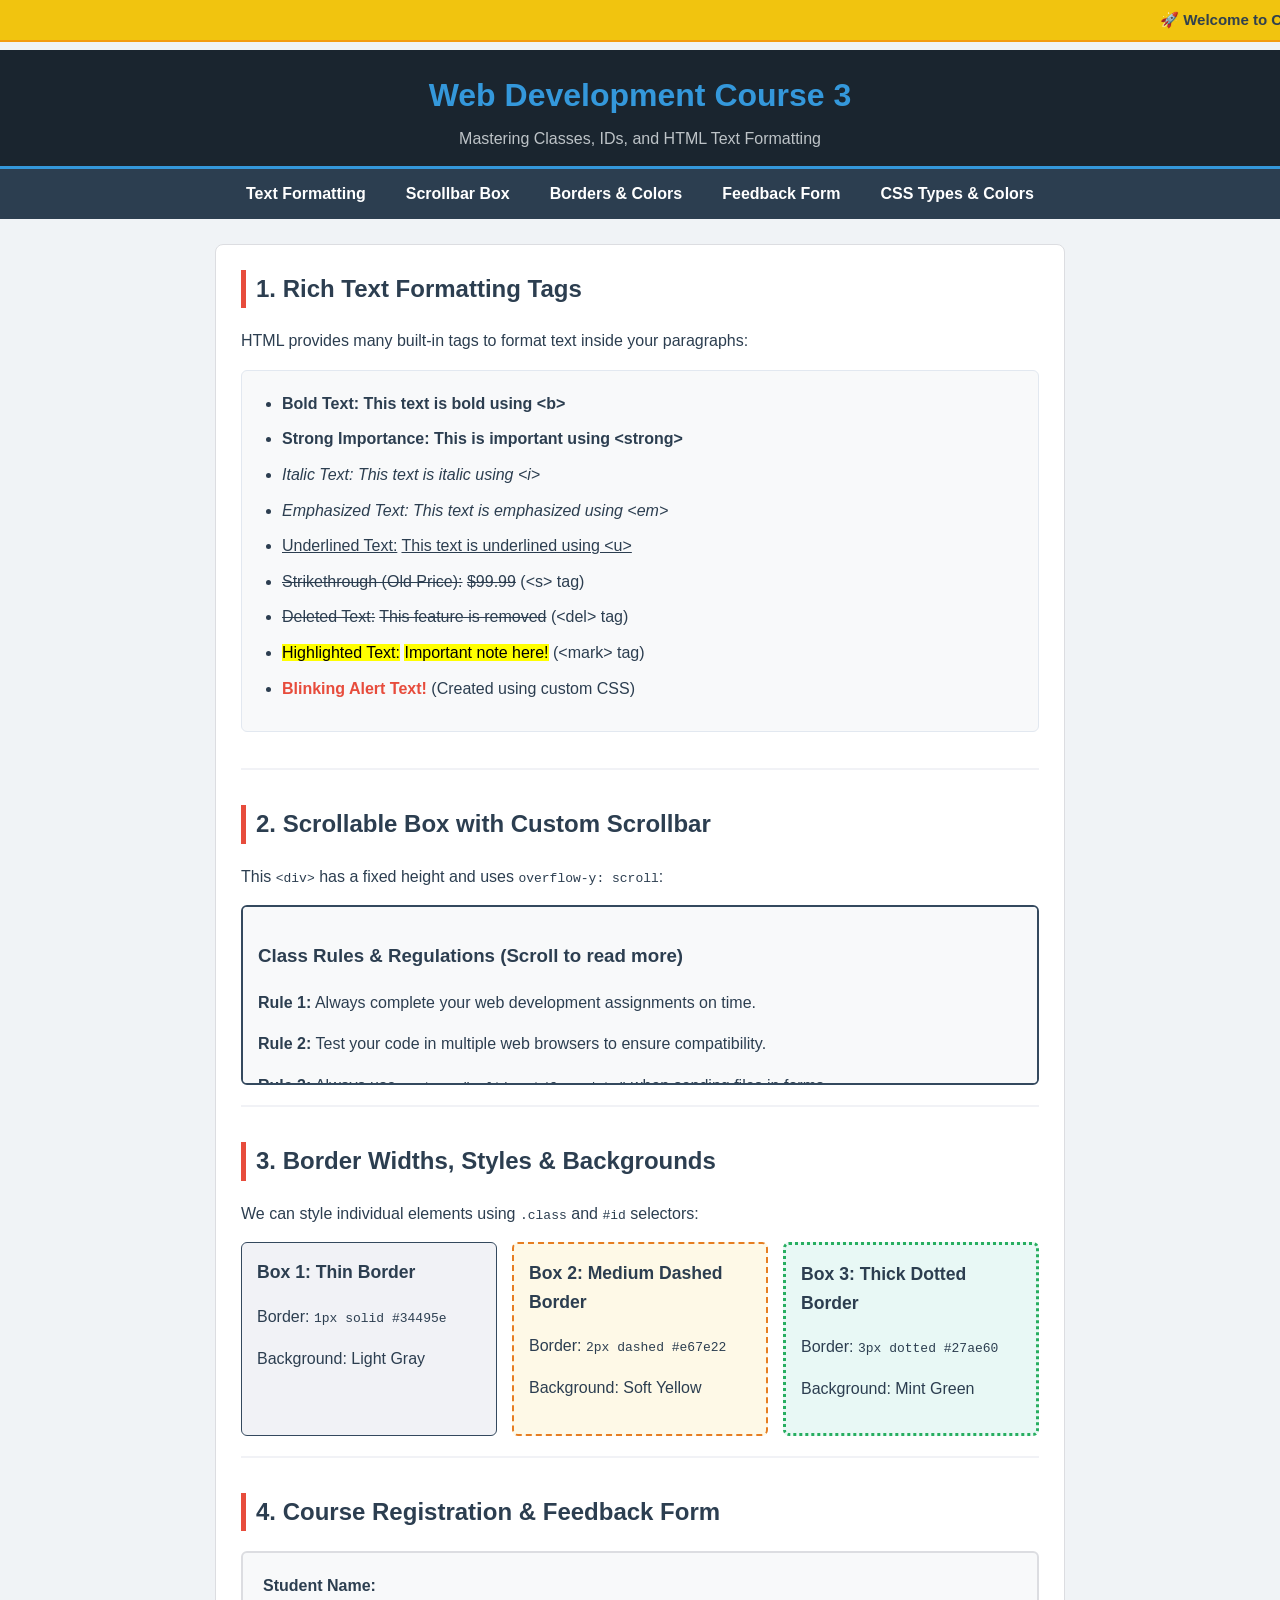
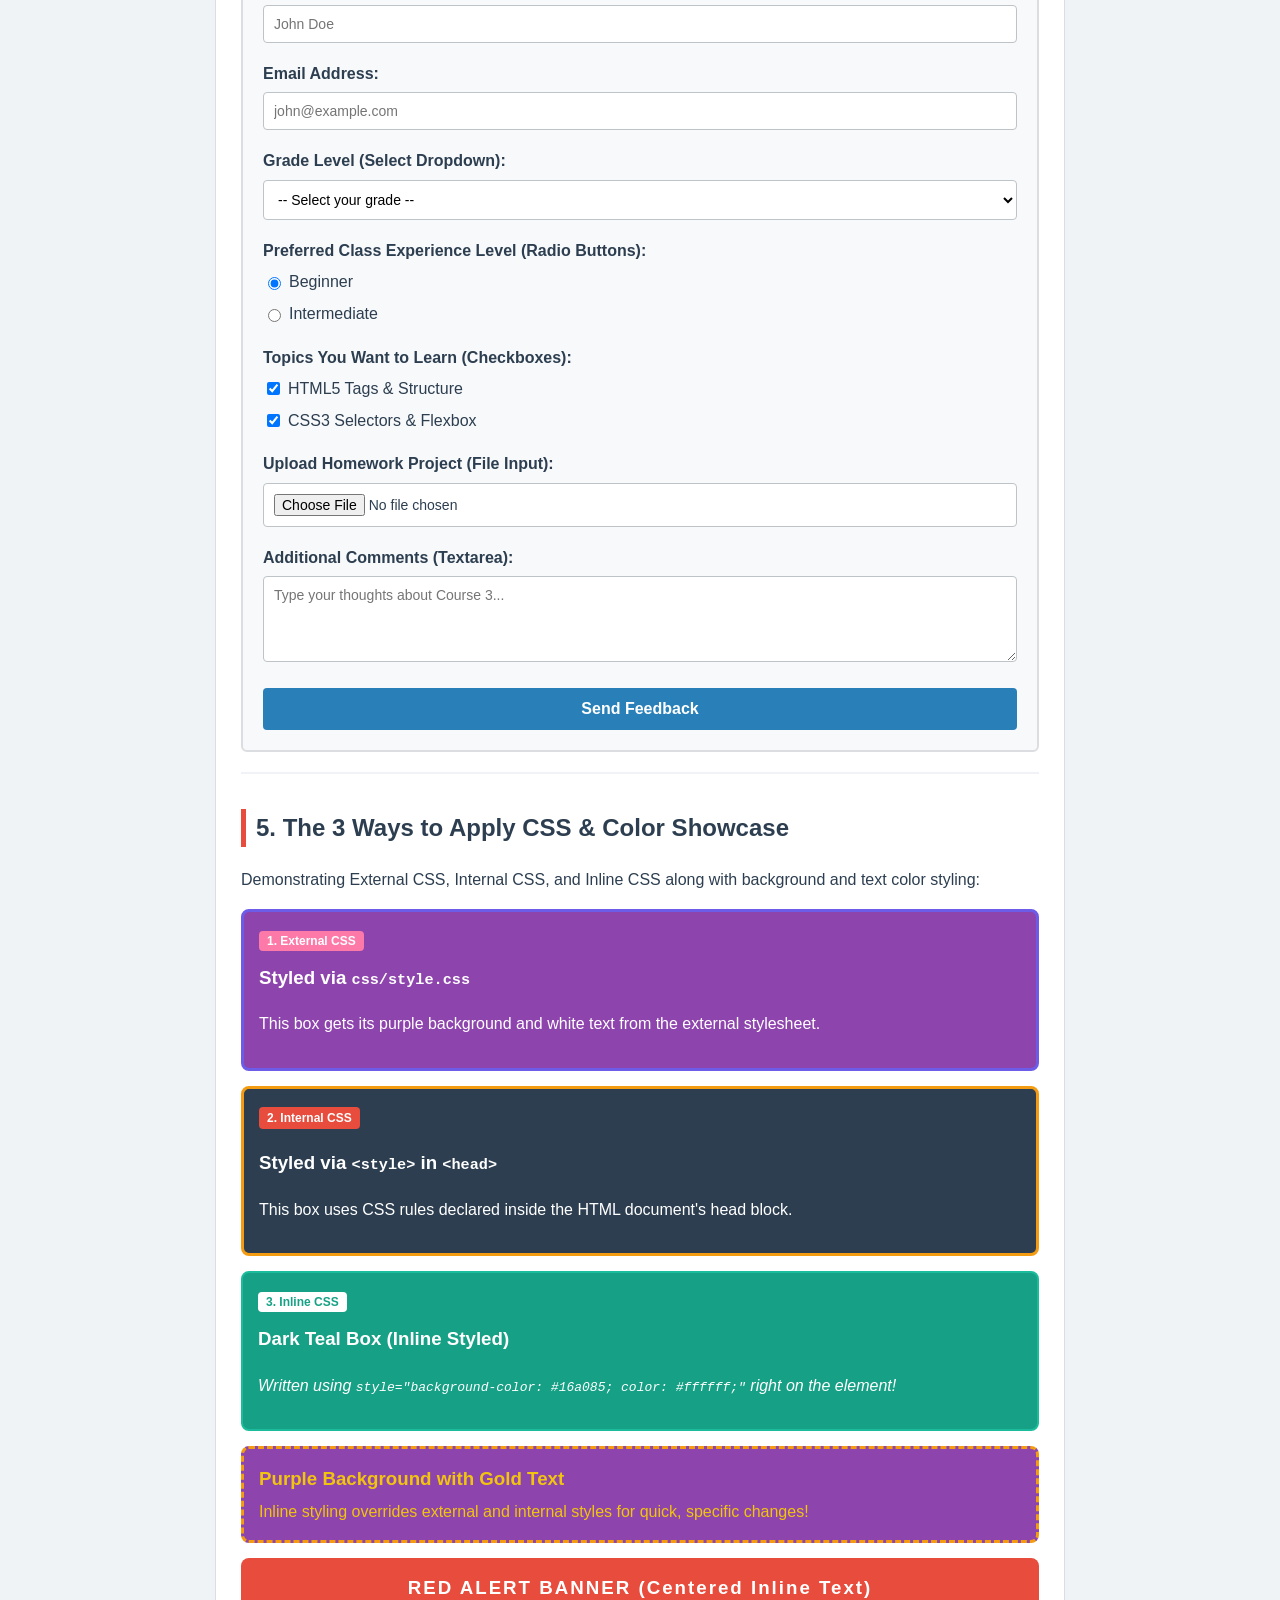
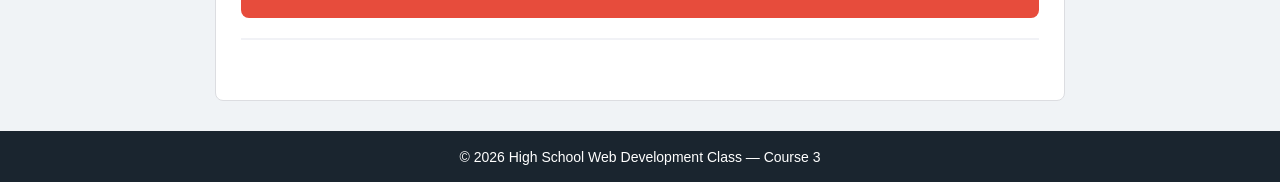
<file: HTML-Courses/course4/index.html>
<!DOCTYPE html>
<html lang="en">
<head>
  <meta charset="UTF-8">
  <meta name="viewport" content="width=device-width, initial-scale=1.0">
  <title>Course 3 - CSS Classes, IDs & Text Formatting</title>
  
  <!-- 1. EXTERNAL CSS LINK -->
  <link rel="stylesheet" href="css/style.css">

  <!-- 2. INTERNAL (EMBEDDED) CSS -->
  <style>
    /* Internal styles declared directly in the HTML <head> */
    .internal-css-box {
      background-color: #2c3e50;
      color: #ffffff;
      padding: 15px;
      border-radius: 8px;
      border: 3px solid #f39c12;
      margin-top: 15px;
    }

    .internal-badge {
      background-color: #e74c3c;
      color: #ffffff;
      padding: 4px 8px;
      font-size: 12px;
      border-radius: 4px;
      font-weight: bold;
    }
  </style>
</head>
<body>

  <!-- MOVING TEXT -->
  <marquee class="top-banner" behavior="scroll" direction="left">
    🚀 Welcome to Course 3! Today's Lesson: Class & ID Selectors, Borders, Colors, and Text Styles! 🚀
  </marquee>

  <!-- HEADER -->
  <header id="main-header">
    <h1 class="header-title">Web Development Course 3</h1>
    <p class="header-subtitle">Mastering Classes, IDs, and HTML Text Formatting</p>

    <!-- NAVIGATION -->
    <nav class="main-nav">
      <ul class="nav-list">
        <li class="nav-item"><a href="#formatting" class="nav-link">Text Formatting</a></li>
        <li class="nav-item"><a href="#scroll-demo" class="nav-link">Scrollbar Box</a></li>
        <li class="nav-item"><a href="#borders-demo" class="nav-link">Borders & Colors</a></li>
        <li class="nav-item"><a href="#feedback-form" class="nav-link">Feedback Form</a></li>
        <li class="nav-item"><a href="#css-types-demo" class="nav-link">CSS Types & Colors</a></li>
      </ul>
    </nav>
  </header>

  <!-- MAIN CONTENT AREA -->
  <main id="content-container">

    <!-- SECTION 1: TEXT FORMATTING TAGS -->
    <section id="formatting" class="content-section">
      <h2 class="section-title">1. Rich Text Formatting Tags</h2>
      <p class="intro-text">
        HTML provides many built-in tags to format text inside your paragraphs:
      </p>

      <ul class="format-list">
        <li><b>Bold Text:</b> <b>This text is bold using &lt;b&gt;</b></li>
        <li><strong>Strong Importance:</strong> <strong>This is important using &lt;strong&gt;</strong></li>
        <li><i>Italic Text:</i> <i>This text is italic using &lt;i&gt;</i></li>
        <li><em>Emphasized Text:</em> <em>This text is emphasized using &lt;em&gt;</em></li>
        <li><u>Underlined Text:</u> <u>This text is underlined using &lt;u&gt;</u></li>
        <li><s>Strikethrough (Old Price):</s> <s>$99.99</s> (&lt;s&gt; tag)</li>
        <li><del>Deleted Text:</del> <del>This feature is removed</del> (&lt;del&gt; tag)</li>
        <li><mark>Highlighted Text:</mark> <mark>Important note here!</mark> (&lt;mark&gt; tag)</li>
        <li><span class="blinking-text">Blinking Alert Text!</span> (Created using custom CSS)</li>
      </ul>
    </section>

    <!-- SECTION 2: SCROLLABLE DIV -->
    <section id="scroll-demo" class="content-section">
      <h2 class="section-title">2. Scrollable Box with Custom Scrollbar</h2>
      <p>This <code>&lt;div&gt;</code> has a fixed height and uses <code>overflow-y: scroll</code>:</p>

      <div class="scroll-box">
        <h3>Class Rules & Regulations (Scroll to read more)</h3>
        <p><b>Rule 1:</b> Always complete your web development assignments on time.</p>
        <p><b>Rule 2:</b> Test your code in multiple web browsers to ensure compatibility.</p>
        <p><b>Rule 3:</b> Always use <code>enctype="multipart/form-data"</code> when sending files in forms.</p>
        <p><b>Rule 4:</b> Keep your HTML structural tags separate from your CSS design selectors.</p>
        <p><b>Rule 5:</b> Learn the difference between <code>.class</code> (reusable) and <code>#id</code> (unique).</p>
        <p><b>Rule 6:</b> Have fun building web applications and experimenting with new CSS properties!</p>
      </div>
    </section>

    <!-- SECTION 3: BORDERS & BACKGROUND COLORS -->
    <section id="borders-demo" class="content-section">
      <h2 class="section-title">3. Border Widths, Styles & Backgrounds</h2>
      <p>We can style individual elements using <code>.class</code> and <code>#id</code> selectors:</p>

      <div class="box-container">
        <div id="box-thin" class="demo-box">
          <h3 class="box-heading">Box 1: Thin Border</h3>
          <p>Border: <code>1px solid #34495e</code></p>
          <p>Background: Light Gray</p>
        </div>

        <div id="box-medium" class="demo-box">
          <h3 class="box-heading">Box 2: Medium Dashed Border</h3>
          <p>Border: <code>2px dashed #e67e22</code></p>
          <p>Background: Soft Yellow</p>
        </div>

        <div id="box-thick" class="demo-box">
          <h3 class="box-heading">Box 3: Thick Dotted Border</h3>
          <p>Border: <code>3px dotted #27ae60</code></p>
          <p>Background: Mint Green</p>
        </div>
      </div>
    </section>

    <!-- SECTION 4: FORM -->
    <section id="feedback-form" class="content-section">
      <h2 class="section-title">4. Course Registration & Feedback Form</h2>
      
      <form id="course-feedback-form" class="custom-form" action="#" method="POST" enctype="multipart/form-data">
        
        <div class="form-row">
          <label for="student-name" class="form-label">Student Name:</label>
          <input type="text" id="student-name" name="student_name" class="form-input" placeholder="John Doe" required>
        </div>

        <div class="form-row">
          <label for="student-email" class="form-label">Email Address:</label>
          <input type="email" id="student-email" name="student_email" class="form-input" placeholder="john@example.com" required>
        </div>

        <div class="form-row">
          <label for="grade-level" class="form-label">Grade Level (Select Dropdown):</label>
          <select id="grade-level" name="grade_level" class="form-select" required>
            <option value="" disabled selected>-- Select your grade --</option>
            <option value="freshman">Freshman (9th Grade)</option>
            <option value="sophomore">Sophomore (10th Grade)</option>
            <option value="junior">Junior (11th Grade)</option>
            <option value="senior">Senior (12th Grade)</option>
          </select>
        </div>

        <div class="form-row">
          <label class="form-label">Preferred Class Experience Level (Radio Buttons):</label>
          <div class="radio-option">
            <input type="radio" id="level-beginner" name="experience_level" value="beginner" checked>
            <label for="level-beginner" class="inline-label">Beginner</label>
          </div>
          <div class="radio-option">
            <input type="radio" id="level-intermediate" name="experience_level" value="intermediate">
            <label for="level-intermediate" class="inline-label">Intermediate</label>
          </div>
        </div>

        <div class="form-row">
          <label class="form-label">Topics You Want to Learn (Checkboxes):</label>
          <div class="checkbox-option">
            <input type="checkbox" id="topic-html" name="topics[]" value="html5" checked>
            <label for="topic-html" class="inline-label">HTML5 Tags & Structure</label>
          </div>
          <div class="checkbox-option">
            <input type="checkbox" id="topic-css" name="topics[]" value="css3" checked>
            <label for="topic-css" class="inline-label">CSS3 Selectors & Flexbox</label>
          </div>
        </div>

        <div class="form-row">
          <label for="homework-file" class="form-label">Upload Homework Project (File Input):</label>
          <input type="file" id="homework-file" name="homework_file" class="form-input-file" required>
        </div>

        <div class="form-row">
          <label for="comments" class="form-label">Additional Comments (Textarea):</label>
          <textarea id="comments" name="comments" class="form-textarea" rows="4" placeholder="Type your thoughts about Course 3..."></textarea>
        </div>

        <button type="submit" id="submit-btn" class="btn-primary">Send Feedback</button>

      </form>
    </section>

    <!-- SECTION 5: NEW BOTTOM SECTION - THREE WAYS TO APPLY CSS & COLOR EXAMPLES -->
    <section id="css-types-demo" class="content-section">
      <h2 class="section-title">5. The 3 Ways to Apply CSS & Color Showcase</h2>
      <p>Demonstrating External CSS, Internal CSS, and Inline CSS along with background and text color styling:</p>

      <!-- 1. External CSS Example -->
      <div class="color-card-external">
        <span class="card-tag">1. External CSS</span>
        <h3>Styled via <code>css/style.css</code></h3>
        <p>This box gets its purple background and white text from the external stylesheet.</p>
      </div>

      <!-- 2. Internal CSS Example -->
      <div class="internal-css-box">
        <span class="internal-badge">2. Internal CSS</span>
        <h3>Styled via <code>&lt;style&gt;</code> in <code>&lt;head&gt;</code></h3>
        <p>This box uses CSS rules declared inside the HTML document's head block.</p>
      </div>

      <!-- 3. Inline CSS Examples (Using style="" attribute) -->
      <div style="background-color: #16a085; color: #ffffff; padding: 15px; border-radius: 8px; margin-top: 15px; border: 2px solid #1abc9c;">
        <span style="background-color: #ffffff; color: #16a085; padding: 3px 8px; font-size: 12px; font-weight: bold; border-radius: 4px;">3. Inline CSS</span>
        <h3 style="margin-top: 10px; color: #ffffff;">Dark Teal Box (Inline Styled)</h3>
        <p style="font-style: italic;">Written using <code>style="background-color: #16a085; color: #ffffff;"</code> right on the element!</p>
      </div>

      <div style="background-color: #8e44ad; color: #f1c40f; padding: 15px; border-radius: 8px; margin-top: 15px; border: 3px dashed #f39c12;">
        <h3 style="margin: 0 0 5px 0; color: #f1c40f;">Purple Background with Gold Text</h3>
        <p style="margin: 0;">Inline styling overrides external and internal styles for quick, specific changes!</p>
      </div>

      <div style="background-color: #e74c3c; color: #ffffff; padding: 15px; border-radius: 8px; margin-top: 15px; text-align: center;">
        <h3 style="margin: 0; color: #ffffff; letter-spacing: 2px;">RED ALERT BANNER (Centered Inline Text)</h3>
      </div>
    </section>

  </main>

  <!-- FOOTER -->
  <footer id="main-footer">
    <p class="footer-text">&copy; 2026 High School Web Development Class — Course 3</p>
  </footer>

</body>
</html>
</file>
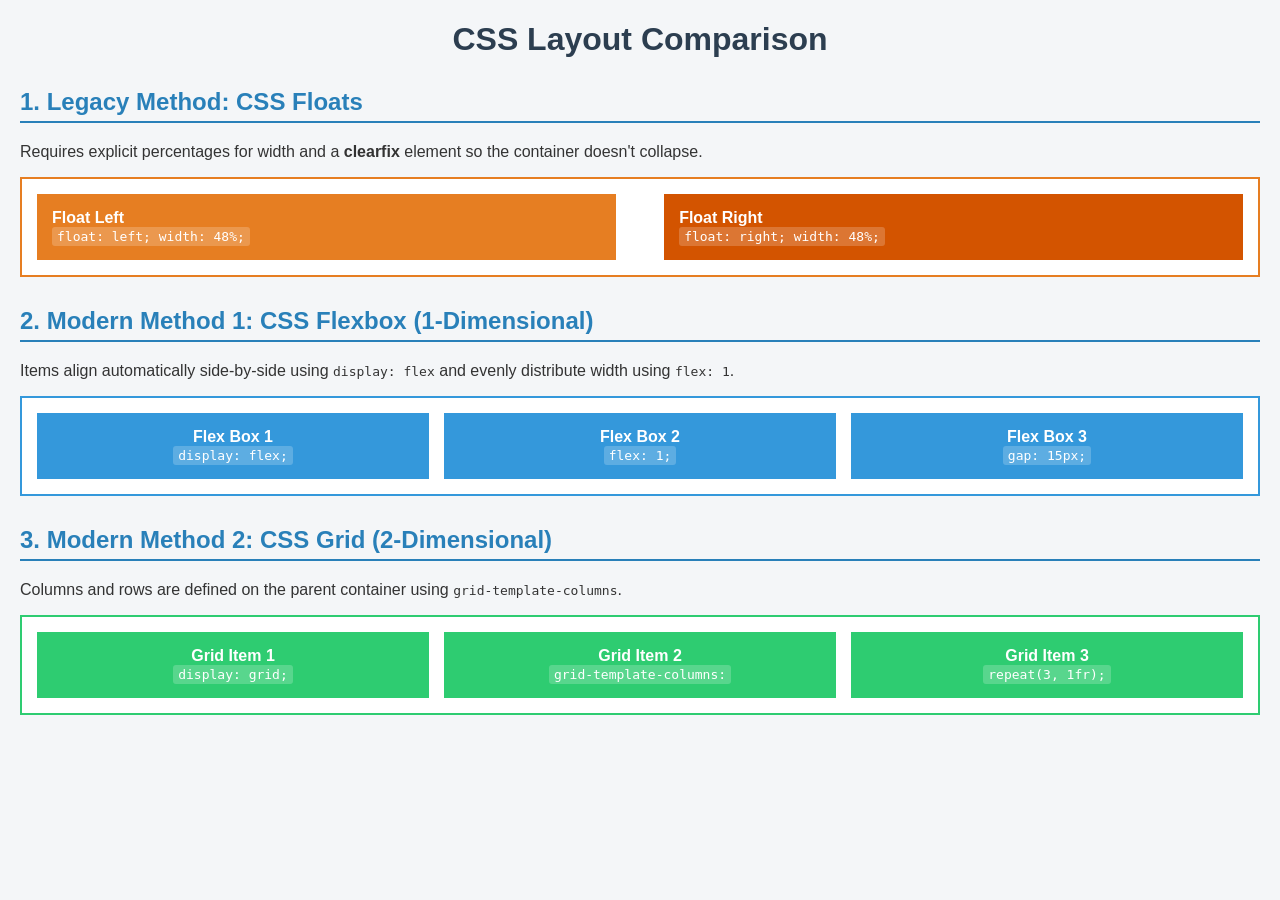
<file: HTML-Courses/flex-grid/index.html>
<!DOCTYPE html>
<html lang="en">
<head>
  <meta charset="UTF-8">
  <meta name="viewport" content="width=device-width, initial-scale=1.0">
  <title>Layout Comparison: Floats vs Flexbox vs Grid</title>
  
  <style>
    /* Base Body Styling */
    body {
      font-family: Arial, sans-serif;
      background-color: #f4f6f8;
      color: #333333;
      margin: 20px;
      padding: 0;
    }

    h1 {
      color: #2c3e50;
      text-align: center;
    }

    h2 {
      color: #2980b9;
      border-bottom: 2px solid #2980b9;
      padding-bottom: 5px;
      margin-top: 30px;
    }

    .box-label {
      font-weight: bold;
      font-size: 16px;
    }

    .code-tag {
      font-family: monospace;
      font-size: 13px;
      background-color: rgba(255, 255, 255, 0.2);
      padding: 2px 5px;
      border-radius: 3px;
    }

    /* ==========================================================================
       1. CSS FLOATS (LEGACY METHOD)
       ========================================================================== */
    .float-container {
      background-color: #ffffff;
      border: 2px solid #e67e22;
      padding: 15px;
      margin-bottom: 20px;
    }

    .float-left-box {
      float: left;
      width: 48%; /* Manual width calculation required */
      background-color: #e67e22;
      color: #ffffff;
      padding: 15px;
      box-sizing: border-box;
    }

    .float-right-box {
      float: right;
      width: 48%; /* Manual width calculation required */
      background-color: #d35400;
      color: #ffffff;
      padding: 15px;
      box-sizing: border-box;
    }

    /* Clearfix: Prevents parent container from collapsing */
    .clearfix {
      clear: both;
    }


    /* ==========================================================================
       2. CSS FLEXBOX (MODERN 1D METHOD)
       ========================================================================== */
    .flex-container {
      display: flex;             /* Activates Flexbox */
      gap: 15px;                 /* Sets spacing between items automatically */
      justify-content: space-between;
      align-items: center;
      background-color: #ffffff;
      border: 2px solid #3498db;
      padding: 15px;
      margin-bottom: 20px;
    }

    .flex-box {
      flex: 1;                  /* Each item expands evenly to share space */
      background-color: #3498db;
      color: #ffffff;
      padding: 15px;
      text-align: center;
    }


    /* ==========================================================================
       3. CSS GRID (MODERN 2D METHOD)
       ========================================================================== */
    .grid-container {
      display: grid;                            /* Activates Grid */
      grid-template-columns: repeat(3, 1fr);   /* Creates 3 equal columns */
      gap: 15px;                                /* Sets row and column spacing */
      background-color: #ffffff;
      border: 2px solid #2ecc71;
      padding: 15px;
    }

    .grid-box {
      background-color: #2ecc71;
      color: #ffffff;
      padding: 15px;
      text-align: center;
    }
  </style>
</head>
<body>

  <h1>CSS Layout Comparison</h1>

  <!-- 1. FLOATS EXAMPLE -->
  <h2>1. Legacy Method: CSS Floats</h2>
  <p>Requires explicit percentages for width and a <b>clearfix</b> element so the container doesn't collapse.</p>
  
  <div class="float-container">
    <div class="float-left-box">
      <div class="box-label">Float Left</div>
      <span class="code-tag">float: left; width: 48%;</span>
    </div>
    <div class="float-right-box">
      <div class="box-label">Float Right</div>
      <span class="code-tag">float: right; width: 48%;</span>
    </div>
    <!-- Clearfix element to clear float positioning -->
    <div class="clearfix"></div>
  </div>


  <!-- 2. FLEXBOX EXAMPLE -->
  <h2>2. Modern Method 1: CSS Flexbox (1-Dimensional)</h2>
  <p>Items align automatically side-by-side using <code>display: flex</code> and evenly distribute width using <code>flex: 1</code>.</p>
  
  <div class="flex-container">
    <div class="flex-box">
      <div class="box-label">Flex Box 1</div>
      <span class="code-tag">display: flex;</span>
    </div>
    <div class="flex-box">
      <div class="box-label">Flex Box 2</div>
      <span class="code-tag">flex: 1;</span>
    </div>
    <div class="flex-box">
      <div class="box-label">Flex Box 3</div>
      <span class="code-tag">gap: 15px;</span>
    </div>
  </div>


  <!-- 3. CSS GRID EXAMPLE -->
  <h2>3. Modern Method 2: CSS Grid (2-Dimensional)</h2>
  <p>Columns and rows are defined on the parent container using <code>grid-template-columns</code>.</p>
  
  <div class="grid-container">
    <div class="grid-box">
      <div class="box-label">Grid Item 1</div>
      <span class="code-tag">display: grid;</span>
    </div>
    <div class="grid-box">
      <div class="box-label">Grid Item 2</div>
      <span class="code-tag">grid-template-columns:</span>
    </div>
    <div class="grid-box">
      <div class="box-label">Grid Item 3</div>
      <span class="code-tag">repeat(3, 1fr);</span>
    </div>
  </div>

</body>
</html>
</file>
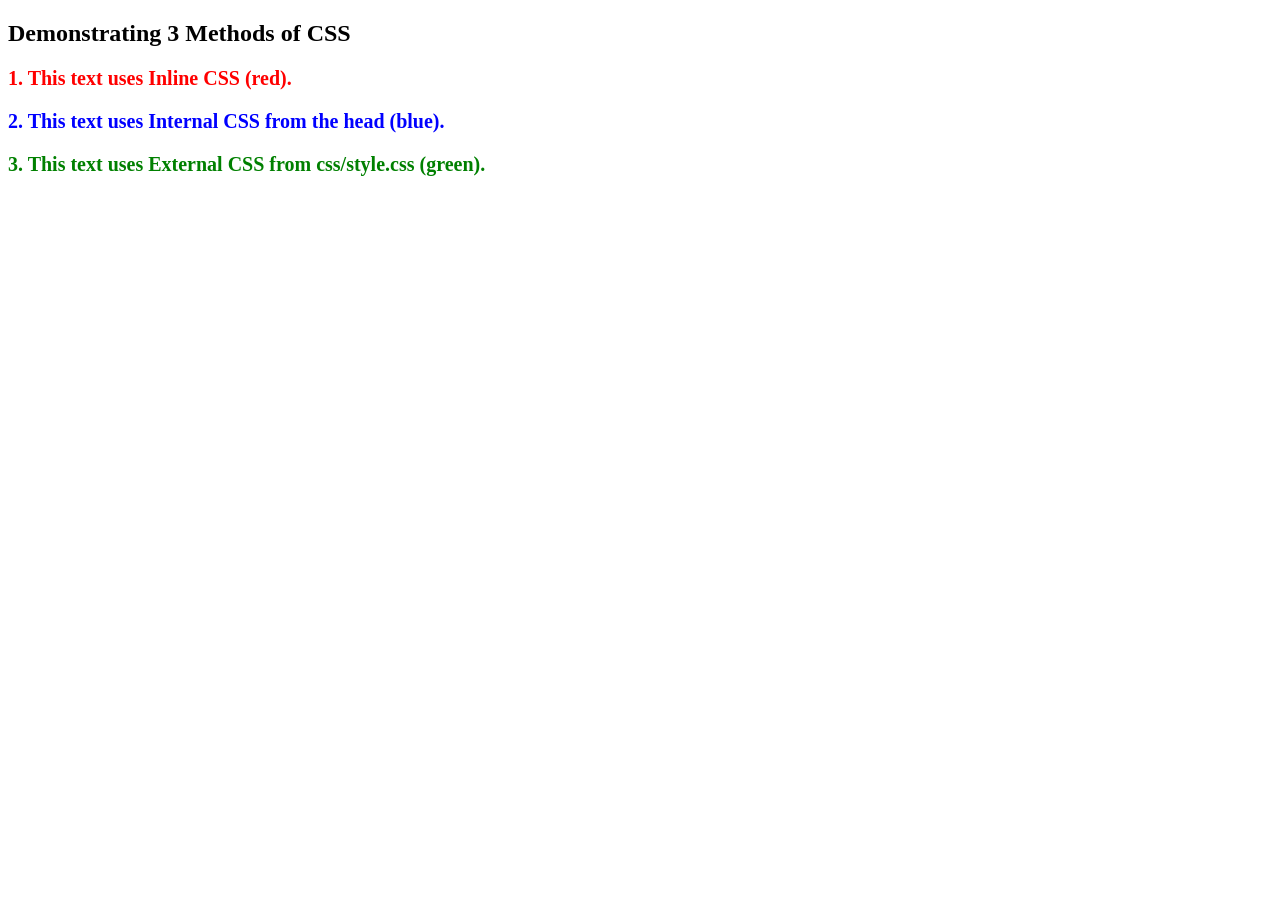
<file: Lesson3/css.html>
<!DOCTYPE html>
<html lang="en">
<head>
    <meta charset="UTF-8">
    <title>3 Methods of CSS</title>

    <!-- Method 3: External CSS (Calling css/style.css) -->
    <link rel="stylesheet" href="css/style.css">

    <!-- Method 2: Internal CSS (Inside <style> tag in <head>) -->
    <style>
        .internal-text {
            color: blue;
            font-size: 20px;
            font-weight: bold;
        }
    </style>
</head>
<body>

    <h2>Demonstrating 3 Methods of CSS</h2>

    <!-- Method 1: Inline CSS (Directly on the element) -->
    <p style="color: red; font-size: 20px; font-weight: bold;">
        1. This text uses Inline CSS (red).
    </p>

    <!-- Method 2: Internal CSS -->
    <p class="internal-text">
        2. This text uses Internal CSS from the head (blue).
    </p>

    <!-- Method 3: External CSS -->
    <p class="external-text">
        3. This text uses External CSS from css/style.css (green).
    </p>

</body>
</html>
</file>
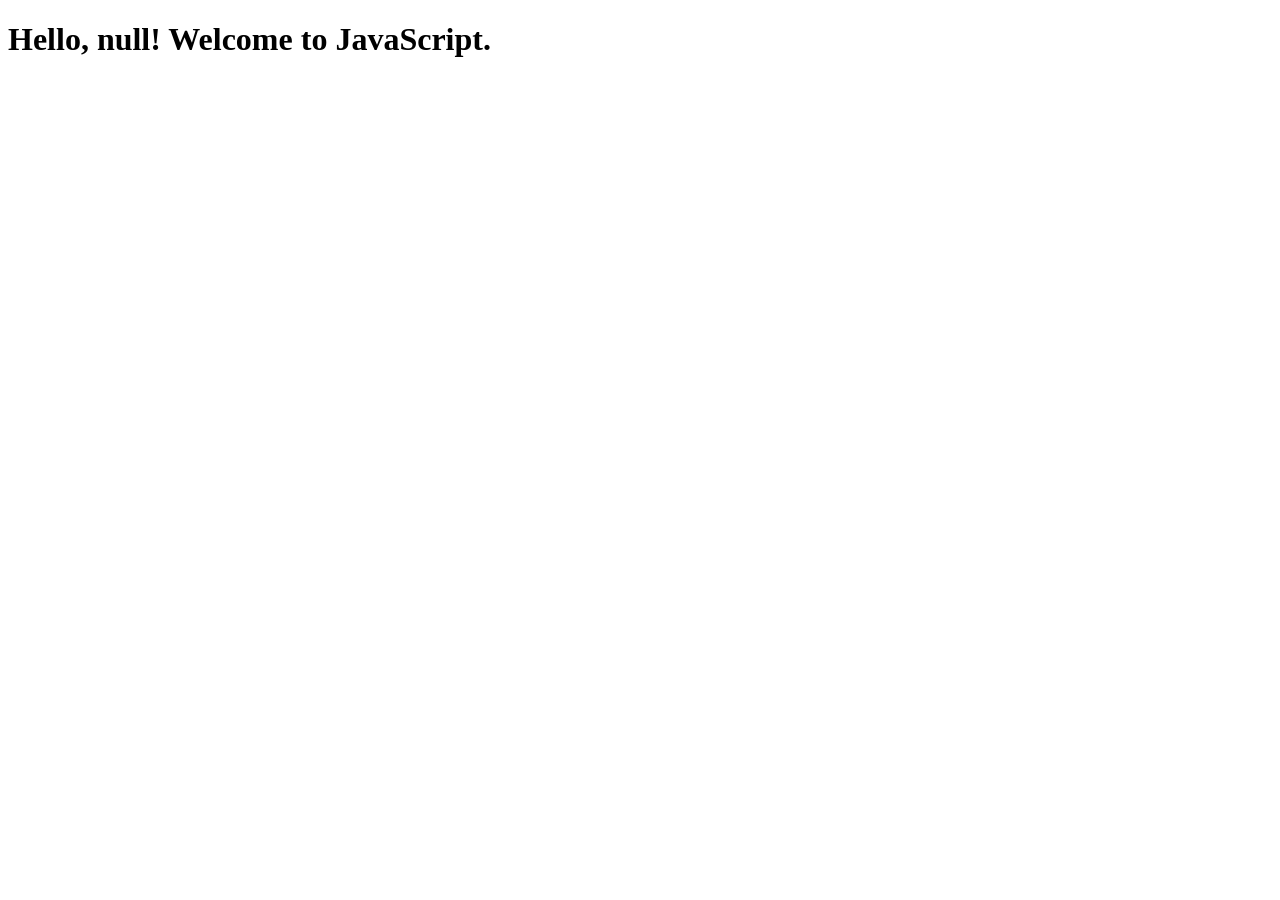
<file: Lesson3/javascript1.html>
<!DOCTYPE html>
<html lang="en">
<head>
    <meta charset="UTF-8">
    <title>JavaScript Basics - Alert & Prompt</title>
</head>
<body>

    <script>
        // 1. Show a simple pop-up alert
        alert("Welcome to our JavaScript class!");

        // 2. Ask the user for their name
        let userName = prompt("What is your name?");

        // 3. Write the answer directly onto the web page
        document.write("<h1>Hello, " + userName + "! Welcome to JavaScript.</h1>");
    </script>

</body>
</html>
</file>
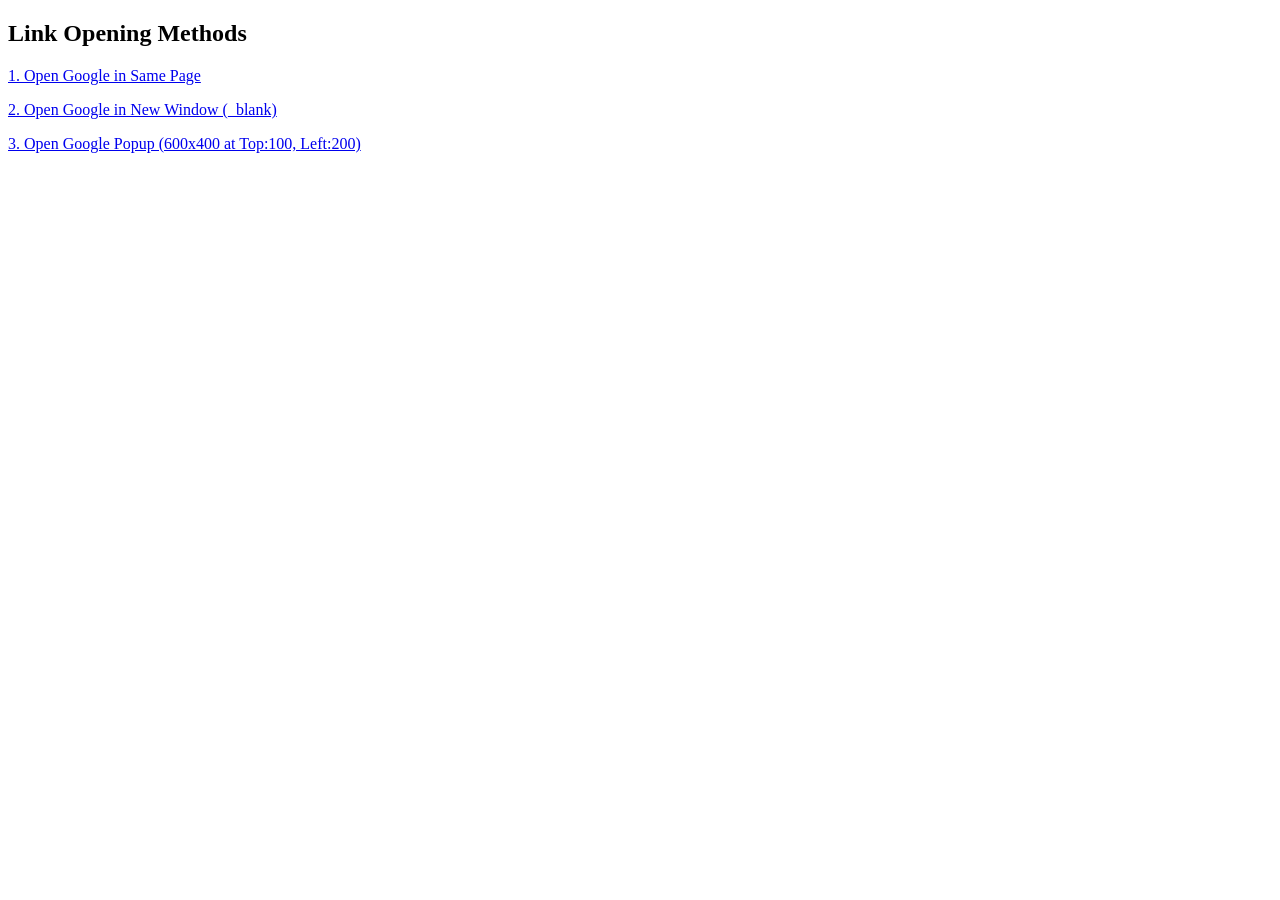
<file: Lesson3/links.html>
<!DOCTYPE html>
<html lang="en">
<head>
    <meta charset="UTF-8">
    <title>Links with Window Open Parameters</title>
</head>
<body>

    <h2>Link Opening Methods</h2>

    <!-- 1. Same page -->
    <p>
        <a href="https://www.google.com">1. Open Google in Same Page</a>
    </p>

    <!-- 2. New tab -->
    <p>
        <a href="https://www.google.com" target="_blank">2. Open Google in New Window (_blank)</a>
    </p>

    <!-- 3. JavaScript window.open with width, height, top, and left -->
    <p>
        <a href="#" onclick="window.open('https://www.google.com', 'GooglePopup', 'width=600,height=400,top=100,left=200'); return false;">
            3. Open Google Popup (600x400 at Top:100, Left:200)
        </a>
    </p>

</body>
</html>
</file>
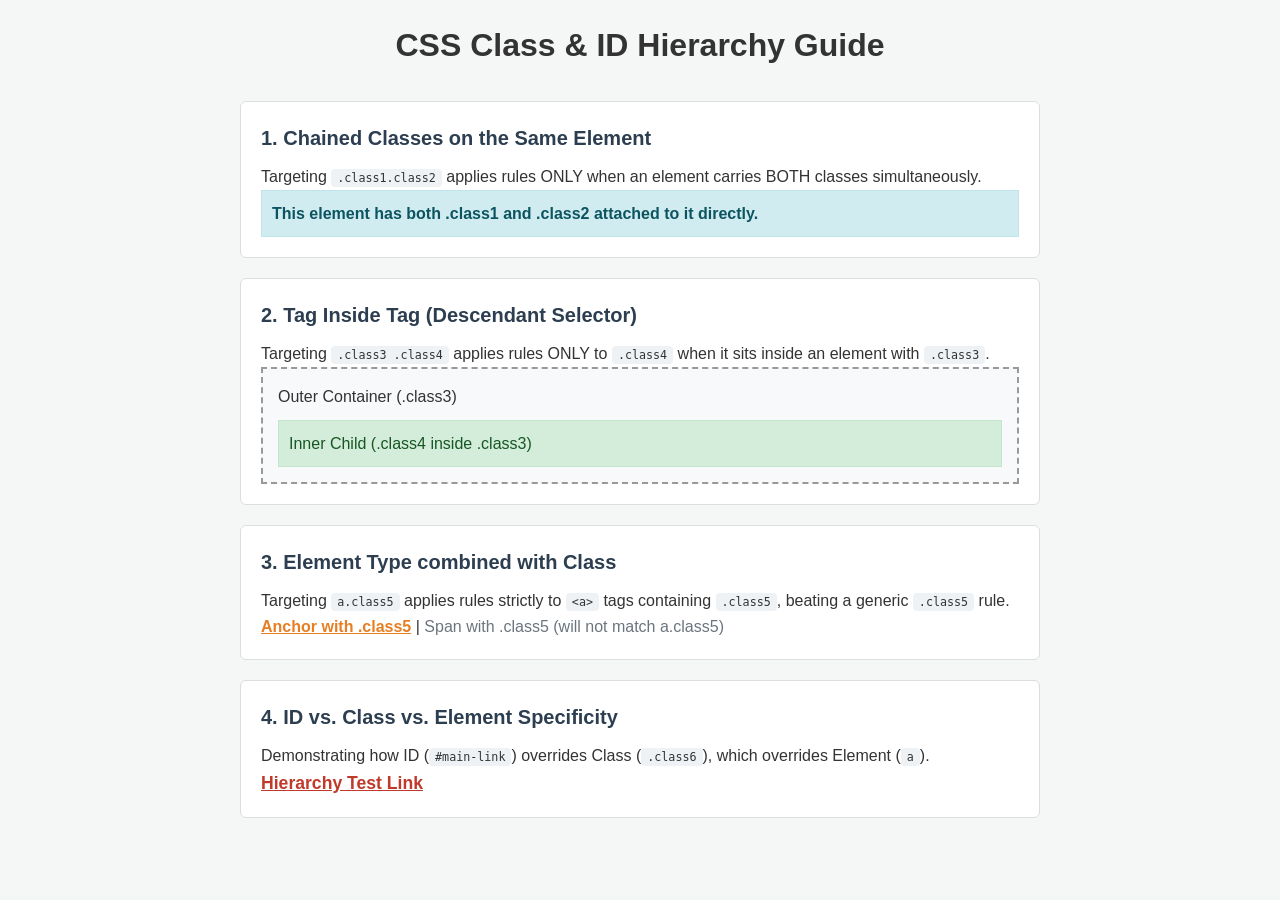
<file: Lesson4/extra/1.htm>
<!DOCTYPE html>
<html lang="en">
<head>
    <meta charset="UTF-8">
    <meta name="viewport" content="width=device-width, initial-scale=1.0">
    <title>CSS Hierarchy & Selector Guide</title>
    <link rel="stylesheet" href="style.css">
</head>
<body>

    <header class="page-header">
        <h1>CSS Class & ID Hierarchy Guide</h1>
    </header>

    <main class="content-container">

        <!-- Section 1: Multi-class on a single element (.class1.class2) -->
        <section class="demo-card">
            <h2>1. Chained Classes on the Same Element</h2>
            <p>Targeting <code>.class1.class2</code> applies rules ONLY when an element carries BOTH classes simultaneously.</p>
            
            <div class="class1 class2">
                This element has both <strong>.class1</strong> and <strong>.class2</strong> attached to it directly.
            </div>
        </section>

        <!-- Section 2: Descendant Selector (.class3 .class4) -->
        <section class="demo-card">
            <h2>2. Tag Inside Tag (Descendant Selector)</h2>
            <p>Targeting <code>.class3 .class4</code> applies rules ONLY to <code>.class4</code> when it sits inside an element with <code>.class3</code>.</p>
            
            <div class="class3">
                <p>Outer Container (.class3)</p>
                <div class="class4">
                    Inner Child (.class4 inside .class3)
                </div>
            </div>
        </section>

        <!-- Section 3: Element + Class Selector (a.class5) -->
        <section class="demo-card">
            <h2>3. Element Type combined with Class</h2>
            <p>Targeting <code>a.class5</code> applies rules strictly to <code>&lt;a&gt;</code> tags containing <code>.class5</code>, beating a generic <code>.class5</code> rule.</p>
            
            <p>
                <a href="#" class="class5">Anchor with .class5</a> | 
                <span class="class5">Span with .class5 (will not match a.class5)</span>
            </p>
        </section>

        <!-- Section 4: Full Specificity Hierarchy -->
        <section class="demo-card" id="hierarchy-section">
            <h2>4. ID vs. Class vs. Element Specificity</h2>
            <p>Demonstrating how ID (<code>#main-link</code>) overrides Class (<code>.class6</code>), which overrides Element (<code>a</code>).</p>
            
            <a href="#" id="main-link" class="class6">Hierarchy Test Link</a>
        </section>

    </main>

</body>
</html>
</file>
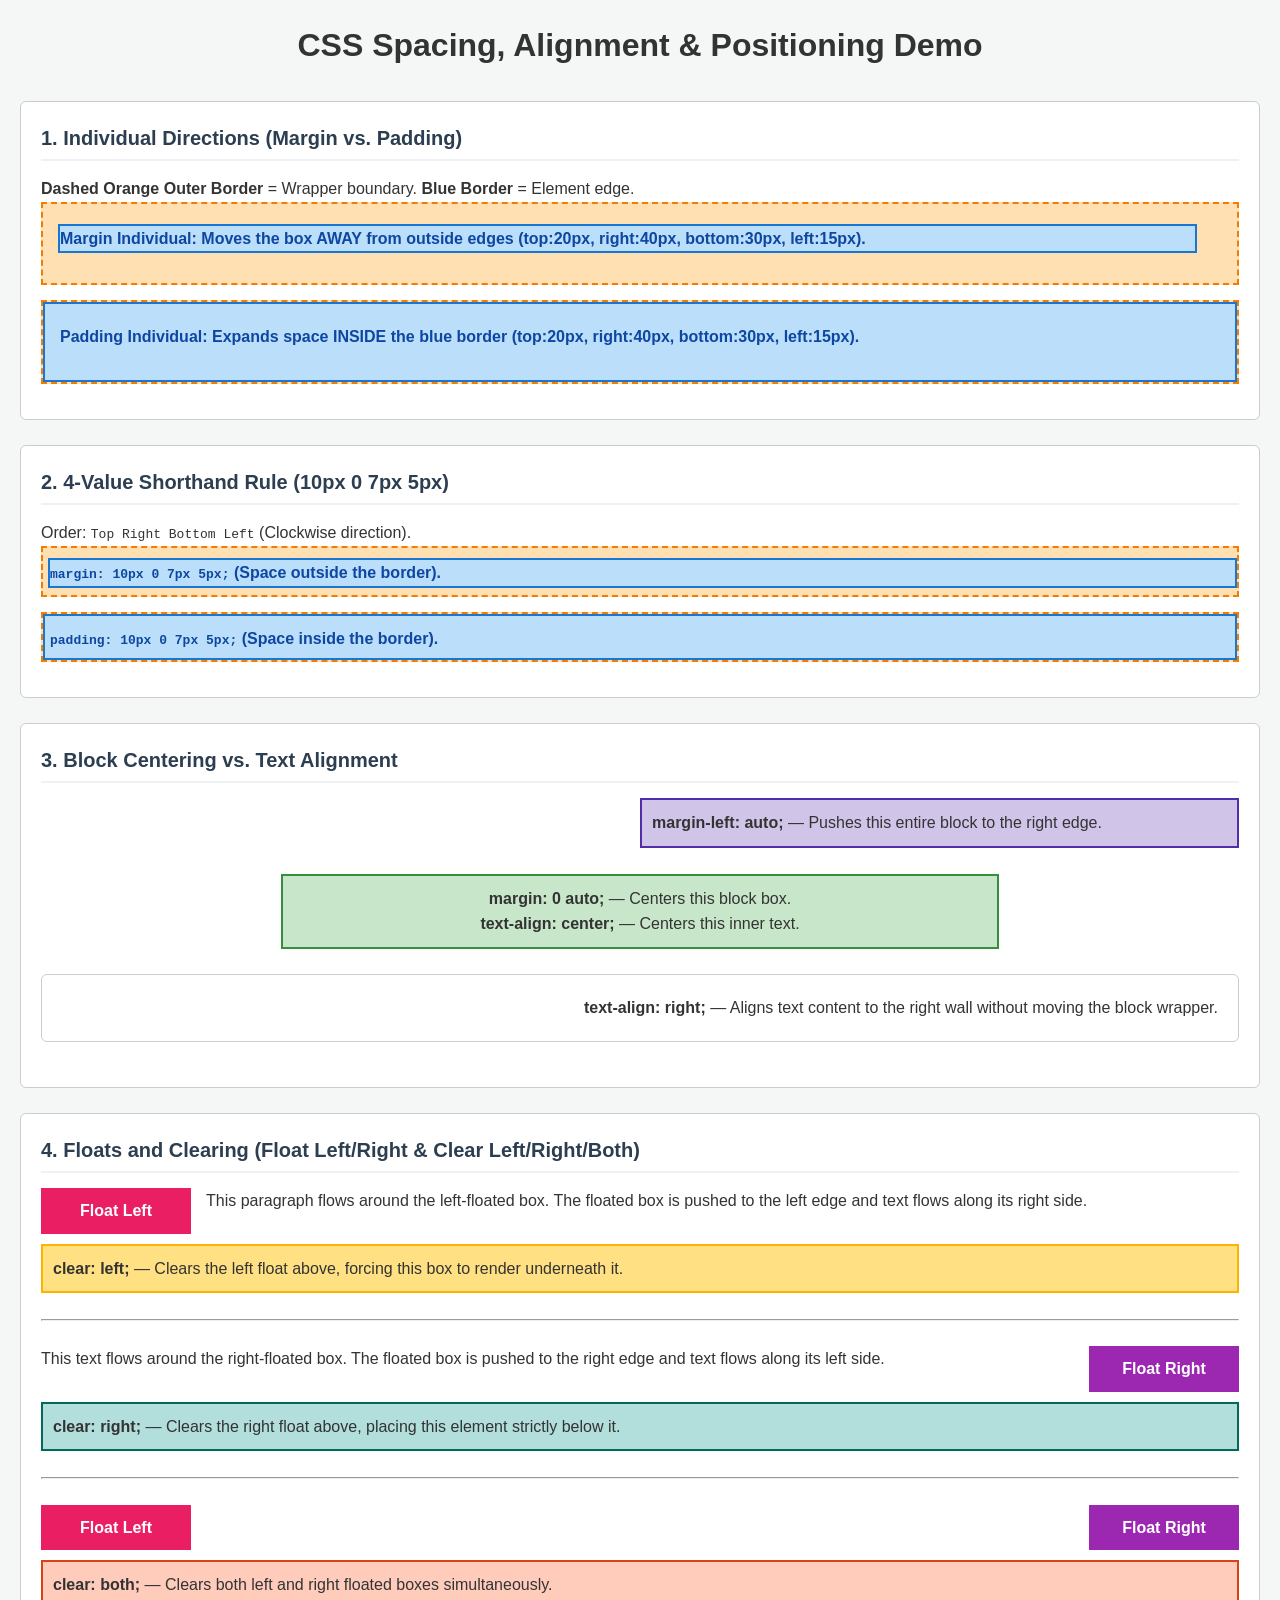
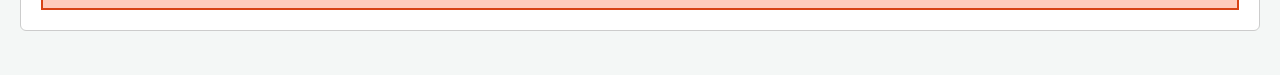
<file: Lesson4/extra/2.htm>
<!DOCTYPE html>
<html lang="en">
<head>
    <meta charset="UTF-8">
    <meta name="viewport" content="width=device-width, initial-scale=1.0">
    <title>CSS Margin, Padding, Text-Align & Floats Guide</title>

    <style>
        /* ==========================================================================
           1. BASE PAGE & TYPOGRAPHY SETTINGS
           ========================================================================== */
        * {
            box-sizing: border-box; /* Ensures padding & borders are included in element width */
            margin: 0;
            padding: 0;
        }

        body {
            font-family: Arial, sans-serif;
            background-color: #f4f7f6;
            color: #333;
            line-height: 1.6;
            padding: 20px;
        }

        header {
            text-align: center;
            margin-bottom: 30px;
        }

        .demo-card {
            background-color: #ffffff;
            border: 1px solid #ccc;
            border-radius: 6px;
            padding: 20px;
            margin-bottom: 25px;
        }

        .demo-card h2 {
            font-size: 1.25rem;
            color: #2c3e50;
            margin-bottom: 15px;
            border-bottom: 2px solid #eef2f5;
            padding-bottom: 5px;
        }

        /* Container used to highlight visual boundaries of margin and padding */
        .box-wrapper {
            background-color: #ffe0b2; /* Visual indicator for outer spacing / margin background */
            border: 2px dashed #f57c00;
            margin-bottom: 15px;
        }

        .box-content {
            background-color: #bbdefb; /* Content box color */
            border: 2px solid #1976d2;  /* Border edge dividing margin from padding */
            color: #0d47a1;
            font-weight: bold;
        }


        /* ==========================================================================
           2. INDIVIDUAL DIRECTIONAL MARGINS vs PADDING
           ========================================================================== */
        
        /* Individual Directional Margins: Moves element away from surrounding elements */
        .example-margin-individual {
            margin-top: 20px;
            margin-right: 40px;
            margin-bottom: 30px;
            margin-left: 15px;
        }

        /* Individual Directional Padding: Creates space INSIDE the element's border */
        .example-padding-individual {
            padding-top: 20px;
            padding-right: 40px;
            padding-bottom: 30px;
            padding-left: 15px;
        }


        /* ==========================================================================
           3. 4-VALUE SHORTHAND SYNTAX (Top Right Bottom Left - TRBL)
           Order: Clockwise -> 1: Top, 2: Right, 3: Bottom, 4: Left
           ========================================================================== */

        /* Margin Shorthand: 10px Top, 0 Right, 7px Bottom, 5px Left */
        .example-margin-shorthand {
            margin: 10px 0 7px 5px;
        }

        /* Padding Shorthand: 10px Top, 0 Right, 7px Bottom, 5px Left */
        .example-padding-shorthand {
            padding: 10px 0 7px 5px;
        }


        /* ==========================================================================
           4. MARGIN AUTO & TEXT-ALIGN CENTER
           ========================================================================== */

        /* Margin Left Auto: Pushes the block element entirely to the RIGHT side */
        .example-margin-left-auto {
            width: 50%;
            margin-left: auto;
            background-color: #d1c4e9;
            border: 2px solid #512da8;
            padding: 10px;
        }

        /* Block Centering using margin: 0 auto (Requires defined width) */
        .example-margin-center-block {
            width: 60%;
            margin: 0 auto;
            background-color: #c8e6c9;
            border: 2px solid #388e3c;
            padding: 10px;
        }

        /* Inline Content Alignment inside a container */
        .example-text-align-center {
            text-align: center;
        }

        .example-text-align-right {
            text-align: right;
        }


        /* ==========================================================================
           5. FLOATS & CLEARING (float: left / right, clear: left / right / both)
           ========================================================================== */

        .float-box {
            width: 150px;
            padding: 10px;
            color: #fff;
            font-weight: bold;
            text-align: center;
        }

        /* Float Left: Pulls element to the left edge; inline content wraps on the right */
        .example-float-left {
            float: left;
            background-color: #e91e63;
            margin-right: 15px;
            margin-bottom: 10px;
        }

        /* Float Right: Pulls element to the right edge; inline content wraps on the left */
        .example-float-right {
            float: right;
            background-color: #9c27b0;
            margin-left: 15px;
            margin-bottom: 10px;
        }

        /* Clear Left: Forces element below any prior left-floated elements */
        .example-clear-left {
            clear: left;
            background-color: #ffe082;
            border: 2px solid #ffb300;
            padding: 10px;
            margin-top: 10px;
        }

        /* Clear Right: Forces element below any prior right-floated elements */
        .example-clear-right {
            clear: right;
            background-color: #b2dfdb;
            border: 2px solid #00695c;
            padding: 10px;
            margin-top: 10px;
        }

        /* Clear Both: Forces element below ALL floated elements (left or right) */
        .example-clear-both {
            clear: both;
            background-color: #ffccbc;
            border: 2px solid #d84315;
            padding: 10px;
            margin-top: 10px;
        }
    </style>
</head>
<body>

    <header>
        <h1>CSS Spacing, Alignment & Positioning Demo</h1>
    </header>

    <main>

        <!-- SECTION 1: MARGIN VS PADDING (INDIVIDUAL RULES) -->
        <section class="demo-card">
            <h2>1. Individual Directions (Margin vs. Padding)</h2>
            <p><strong>Dashed Orange Outer Border</strong> = Wrapper boundary. <strong>Blue Border</strong> = Element edge.</p>

            <div class="box-wrapper">
                <div class="box-content example-margin-individual">
                    Margin Individual: Moves the box AWAY from outside edges (top:20px, right:40px, bottom:30px, left:15px).
                </div>
            </div>

            <div class="box-wrapper">
                <div class="box-content example-padding-individual">
                    Padding Individual: Expands space INSIDE the blue border (top:20px, right:40px, bottom:30px, left:15px).
                </div>
            </div>
        </section>


        <!-- SECTION 2: 4-VALUE SHORTHAND (10px 0 7px 5px) -->
        <section class="demo-card">
            <h2>2. 4-Value Shorthand Rule (10px 0 7px 5px)</h2>
            <p>Order: <code>Top Right Bottom Left</code> (Clockwise direction).</p>

            <div class="box-wrapper">
                <div class="box-content example-margin-shorthand">
                    <code>margin: 10px 0 7px 5px;</code> (Space outside the border).
                </div>
            </div>

            <div class="box-wrapper">
                <div class="box-content example-padding-shorthand">
                    <code>padding: 10px 0 7px 5px;</code> (Space inside the border).
                </div>
            </div>
        </section>


        <!-- SECTION 3: TEXT ALIGNMENT & MARGIN AUTO -->
        <section class="demo-card">
            <h2>3. Block Centering vs. Text Alignment</h2>

            <div class="example-margin-left-auto">
                <strong>margin-left: auto;</strong> — Pushes this entire block to the right edge.
            </div>
            <br>

            <div class="example-margin-center-block example-text-align-center">
                <strong>margin: 0 auto;</strong> — Centers this block box.<br>
                <strong>text-align: center;</strong> — Centers this inner text.
            </div>
            <br>

            <div class="demo-card example-text-align-right">
                <strong>text-align: right;</strong> — Aligns text content to the right wall without moving the block wrapper.
            </div>
        </section>


        <!-- SECTION 4: FLOATS & CLEARING RULES -->
        <section class="demo-card">
            <h2>4. Floats and Clearing (Float Left/Right & Clear Left/Right/Both)</h2>

            <!-- Float Left Example -->
            <div class="float-box example-float-left">Float Left</div>
            <p>This paragraph flows around the left-floated box. The floated box is pushed to the left edge and text flows along its right side.</p>
            
            <div class="example-clear-left">
                <strong>clear: left;</strong> — Clears the left float above, forcing this box to render underneath it.
            </div>

            <br><hr><br>

            <!-- Float Right Example -->
            <div class="float-box example-float-right">Float Right</div>
            <p>This text flows around the right-floated box. The floated box is pushed to the right edge and text flows along its left side.</p>

            <div class="example-clear-right">
                <strong>clear: right;</strong> — Clears the right float above, placing this element strictly below it.
            </div>

            <br><hr><br>

            <!-- Both Floats Example -->
            <div class="float-box example-float-left">Float Left</div>
            <div class="float-box example-float-right">Float Right</div>

            <div class="example-clear-both">
                <strong>clear: both;</strong> — Clears both left and right floated boxes simultaneously.
            </div>

        </section>

    </main>

</body>
</html>
</file>
<file: HTML-Courses/course0/css/style.css>
/* ==========================================================================
   HTML-Courses\course0\css\style.css
   Course 0 - Basic CSS Styling Rules with Layout Comparisons
   ========================================================================== */

/* 1. GLOBAL TYPOGRAPHY & COLORS */
body {
    font-family: Arial, sans-serif;
    font-size: 16px;
    color: #333333;
    background-color: #f4f4f4;
    margin: 20px;
    padding: 0;
}

/* Headings */
h1 {
    color: #2c3e50;
}

h2 {
    color: #2980b9;
}

h3 {
    color: #8e44ad;
    margin-top: 15px;
}

/* Horizontal Rule Styling */
hr {
    border: 0;
    height: 1px;
    background-color: #cccccc;
    margin: 20px 0;
}

/* 2. TEXT ALIGNMENT CLASSES */
.text-left {
    text-align: left;
}

.text-center {
    text-align: center;
}

.text-right {
    text-align: right;
}

/* 3. MARGIN VS PADDING EXAMPLES */
.box-margin {
    background-color: #e74c3c;
    color: #ffffff;
    border: 2px solid #c0392b;
    margin: 20px;
    padding: 5px;
}

.box-padding {
    background-color: #2ecc71;
    color: #ffffff;
    border: 2px solid #27ae60;
    padding: 20px;
    margin: 5px;
}

/* 4. LAYOUT COMPARISON STYLES */

/* Full Width Container */
.full-width-box {
    width: 100%;
    background-color: #34495e;
    color: #ffffff;
    padding: 10px;
    margin-bottom: 15px;
    text-align: center;
}

/* A. LEGACY FLOATS */
.float-container {
    background-color: #ffffff;
    padding: 10px;
    border: 1px solid #dddddd;
    margin-bottom: 20px;
}

.float-left-box {
    float: left;
    width: 48%;
    background-color: #e67e22;
    color: #ffffff;
    padding: 10px;
}

.float-right-box {
    float: right;
    width: 48%;
    background-color: #d35400;
    color: #ffffff;
    padding: 10px;
}

/* B. MODERN FLEXBOX */
.flex-container {
    display: flex;
    gap: 15px; /* Modern spacing between flex items */
    background-color: #ffffff;
    padding: 10px;
    border: 1px solid #dddddd;
    margin-bottom: 20px;
}

.flex-box {
    flex: 1; /* Automatically splits available space evenly */
    background-color: #3498db;
    color: #ffffff;
    padding: 10px;
}

/* C. MODERN CSS GRID */
.grid-container {
    display: grid;
    grid-template-columns: 1fr 1fr; /* Defines two equal columns */
    gap: 15px; /* Spacing between grid cells */
    background-color: #ffffff;
    padding: 10px;
    border: 1px solid #dddddd;
}

.grid-box {
    background-color: #27ae60;
    color: #ffffff;
    padding: 10px;
}

/* 5. BASIC TABLE STYLING */
table {
    width: 100%;
    border-collapse: collapse;
    background-color: #ffffff;
}

th, td {
    border: 1px solid #cccccc;
    padding: 8px;
    text-align: left;
}

th {
    background-color: #2c3e50;
    color: #ffffff;
}

/* 6. FORM STYLING */
form {
    background-color: #ffffff;
    padding: 15px;
    border: 1px solid #cccccc;
}

.form-field {
    margin-bottom: 12px;
}

input[type="text"],
input[type="email"],
select,
textarea {
    width: 100%;
    padding: 6px;
    margin-top: 4px;
    border: 1px solid #ccc;
    font-size: 14px;
}

.submit-button {
    background-color: #27ae60;
    color: #ffffff;
    padding: 8px 15px;
    border: none;
    font-size: 15px;
    cursor: pointer;
}

.submit-button:hover {
    background-color: #219150;
}

/* 7. FOOTER */
footer {
    text-align: center;
    color: #7f8c8d;
    font-size: 14px;
}
</file>
<file: HTML-Courses/course1/css/style.css>
/* ==========================================================================
   CSS STYLE SHEET FOR BEGINNERS
   File location: css/style.css
   ========================================================================== */

/* 1. GLOBAL STYLES */
body {
    font-family: Arial, sans-serif;
    line-height: 1.6;
    background-color: #f4f4f9;
    color: #333333;
    margin: 0;
    padding: 0;
}

/* 2. HEADER & NAVIGATION */
header {
    background-color: #2c3e50;
    color: white;
    text-align: center;
    padding: 20px 0;
}

nav ul {
    list-style-type: none;
    margin: 0;
    padding: 0;
    background-color: #34495e;
    text-align: center;
}

nav li {
    display: inline-block;
}

nav a {
    display: block;
    color: white;
    text-decoration: none;
    padding: 14px 20px;
}

nav a:hover {
    background-color: #1abc9c;
}

/* 3. MAIN CONTENT CONTAINER */
main {
    max-width: 800px;
    margin: 20px auto;
    padding: 20px;
    background-color: white;
    border-radius: 8px;
}

section {
    margin-bottom: 30px;
    padding-bottom: 20px;
    border-bottom: 2px solid #e0e0e0;
}

/* 4. HEADINGS & LINKS */
h1, h2, h3 {
    color: #2c3e50;
}

a {
    color: #3498db;
}

a:hover {
    color: #e74c3c;
}

/* 5. FORM STYLING */
form {
    background-color: #fafafa;
    padding: 20px;
    border: 1px solid #dddddd;
    border-radius: 5px;
}

div {
    margin-bottom: 15px;
}

label {
    display: block;
    margin-bottom: 5px;
    font-weight: bold;
}

input[type="text"],
input[type="email"],
textarea {
    width: 100%;
    padding: 8px;
    box-sizing: border-box;
    border: 1px solid #ccc;
    border-radius: 4px;
}

button {
    background-color: #27ae60;
    color: white;
    padding: 10px 15px;
    border: none;
    border-radius: 4px;
    cursor: pointer;
    font-size: 16px;
}

button:hover {
    background-color: #219150;
}

/* 6. TABLE STYLING */
table {
    width: 100%;
    border-collapse: collapse;
    margin-top: 15px;
}

th, td {
    border: 1px solid #dddddd;
    padding: 10px;
    text-align: left;
}

th {
    background-color: #34495e;
    color: white;
}

tr:nth-child(even) {
    background-color: #f2f2f2;
}

/* 7. FOOTER */
footer {
    text-align: center;
    padding: 15px;
    background-color: #2c3e50;
    color: white;
    margin-top: 20px;
}
</file>
<file: HTML-Courses/course2/css/style.css>
/* ==========================================================================
   CSS STYLE SHEET FOR COURSE 2 (RESPONSIVE DESIGN)
   File location: css/style.css
   ========================================================================== */

/* 1. GLOBAL STYLES & BOX MODEL RESET */
* {
    box-sizing: border-box; /* Ensures padding and border don't break element widths */
}

body {
    font-family: Arial, sans-serif;
    line-height: 1.6;
    background-color: #f4f4f9;
    color: #333333;
    margin: 0;
    padding: 0;
}

/* 2. HEADER & NAVIGATION */
header {
    background-color: #2c3e50;
    color: white;
    text-align: center;
    padding: 20px 10px;
}

header h1 {
    margin: 0 0 5px 0;
    font-size: 1.8rem;
}

header p {
    margin: 0 0 15px 0;
    color: #bdc3c7;
}

nav ul {
    list-style-type: none;
    margin: 0;
    padding: 0;
    background-color: #34495e;
    display: flex;
    justify-content: center;
    flex-wrap: wrap; /* Allows menu items to wrap nicely on mobile screens */
}

nav li {
    display: inline;
}

nav a {
    display: block;
    color: white;
    text-decoration: none;
    padding: 12px 18px;
    font-weight: bold;
}

nav a:hover {
    background-color: #1abc9c;
}

/* 3. MAIN CONTAINER (RESPONSIVE WIDTH) */
main {
    width: 90%;           /* Flexible width on mobile */
    max-width: 850px;     /* Prevents section from growing too wide on large screens */
    margin: 20px auto;
    padding: 20px;
    background-color: white;
    border-radius: 8px;
    box-shadow: 0 2px 5px rgba(0, 0, 0, 0.1);
}

section {
    margin-bottom: 30px;
    padding-bottom: 20px;
    border-bottom: 2px solid #e0e0e0;
}

h1, h2, h3 {
    color: #2c3e50;
}

/* 4. CARDS LAYOUT (SIDE BY SIDE ON DESKTOP) */
.card-container {
    display: flex;
    gap: 15px;
    flex-wrap: wrap; /* Wraps cards vertically on mobile */
}

.card {
    flex: 1 1 250px; /* Expands and shrinks smoothly */
    background-color: #ecf0f1;
    padding: 15px;
    border-radius: 6px;
    border-left: 5px solid #3498db;
}

/* 5. FORM STYLING */
form {
    background-color: #fafafa;
    padding: 20px;
    border: 1px solid #dddddd;
    border-radius: 6px;
}

.form-group {
    margin-bottom: 18px;
}

label {
    display: block;
    margin-bottom: 6px;
    font-weight: bold;
    color: #2c3e50;
}

.inline-label {
    display: inline;
    font-weight: normal;
}

/* Responsive Input, Textarea, and File Fields */
input[type="text"],
input[type="email"],
input[type="file"],
textarea {
    width: 100%;
    padding: 10px;
    border: 1px solid #ccc;
    border-radius: 4px;
    font-size: 14px;
    font-family: inherit;
}

textarea {
    resize: vertical; /* Allows vertical expansion without breaking width */
}

input[type="file"] {
    background-color: #ffffff;
    cursor: pointer;
}

.radio-group, .checkbox-group {
    margin-top: 5px;
}

button {
    background-color: #27ae60;
    color: white;
    padding: 12px 20px;
    border: none;
    border-radius: 4px;
    cursor: pointer;
    font-size: 16px;
    width: 100%; /* Full width button for better mobile touch usability */
    font-weight: bold;
}

button:hover {
    background-color: #219150;
}

/* 6. TABLE STYLING & MOBILE SCROLL */
.table-wrapper {
    overflow-x: auto; /* Allows smooth horizontal scrolling if the table exceeds screen width */
}

table {
    width: 100%;
    border-collapse: collapse;
    margin-top: 10px;
}

th, td {
    border: 1px solid #dddddd;
    padding: 12px;
    text-align: left;
}

th {
    background-color: #34495e;
    color: white;
}

tr:nth-child(even) {
    background-color: #f8f9fa;
}

/* 7. FOOTER */
footer {
    text-align: center;
    padding: 15px;
    background-color: #2c3e50;
    color: white;
    margin-top: 30px;
}

/* ==========================================================================
   8. MEDIA QUERIES (RESPONSIVE DESIGN RULES FOR MOBILE)
   ========================================================================== */
@media (max-width: 600px) {
    nav ul {
        flex-direction: column; /* Stacks menu items vertically on small mobile screens */
    }

    nav a {
        border-bottom: 1px solid #2c3e50;
    }

    main {
        width: 95%;
        padding: 15px;
    }

    button {
        font-size: 18px;
    }
}
</file>
<file: HTML-Courses/course3/css/style.css>
/* ==========================================================================
   CSS STYLE SHEET FOR COURSE 3 (CLASSES, IDs, FORMS & SCROLLBARS)
   File location: css/style.css
   ========================================================================== */

/* 1. GLOBAL RESET & BASE STYLES */
* {
    box-sizing: border-box;
}

body {
    font-family: Arial, sans-serif;
    line-height: 1.6;
    background-color: #f0f3f6;
    color: #2c3e50;
    margin: 0;
    padding: 0;
}

/* 2. MARQUEE / BANNER STYLES */
.top-banner {
    background-color: #f1c40f;
    color: #2c3e50;
    font-weight: bold;
    padding: 8px 0;
    font-size: 15px;
    border-bottom: 2px solid #f39c12;
}

/* 3. HEADER & NAVIGATION */
#main-header {
    background-color: #1a252f;
    color: #ffffff;
    text-align: center;
    padding-top: 20px;
}

.header-title {
    margin: 0;
    font-size: 2rem;
    color: #3498db;
}

.header-subtitle {
    margin: 5px 0 15px 0;
    color: #bdc3c7;
}

.main-nav {
    background-color: #2c3e50;
    border-top: 3px solid #3498db;
}

.nav-list {
    list-style: none;
    margin: 0;
    padding: 0;
    display: flex;
    justify-content: center;
    flex-wrap: wrap;
}

.nav-item {
    margin: 0;
}

.nav-link {
    display: block;
    color: #ffffff;
    text-decoration: none;
    padding: 12px 20px;
    font-weight: bold;
}

.nav-link:hover {
    background-color: #e74c3c;
    color: #ffffff;
}

/* 4. MAIN CONTENT CONTAINER */
#content-container {
    width: 90%;
    max-width: 850px;
    margin: 25px auto;
    padding: 25px;
    background-color: #ffffff;
    border-radius: 8px;
    border: 1px solid #dcdde1;
}

.content-section {
    margin-bottom: 35px;
    padding-bottom: 20px;
    border-bottom: 2px solid #f1f2f6;
}

.section-title {
    color: #2c3e50;
    border-left: 5px solid #e74c3c;
    padding-left: 10px;
    margin-top: 0;
}

/* 5. TEXT FORMATTING & BLINK EFFECT */
.format-list {
    background-color: #f8f9fa;
    padding: 20px 20px 20px 40px;
    border: 1px solid #e2e8f0;
    border-radius: 6px;
}

.format-list li {
    margin-bottom: 10px;
    font-size: 16px;
}

.blinking-text {
    color: #e74c3c;
    font-weight: bold;
    animation: blinker 1s linear infinite;
}

@keyframes blinker {
    50% {
        opacity: 0;
    }
}

/* 6. SCROLLABLE DIV WITH CUSTOM SCROLLBAR STYLING */
.scroll-box {
    height: 180px;
    overflow-y: scroll;
    padding: 15px;
    background-color: #f8f9fa;
    border: 2px solid #34495e;
    border-radius: 6px;

    /* Firefox custom scrollbar properties */
    scrollbar-width: thin;
    scrollbar-color: #e74c3c #ecf0f1;
}

/* WebKit Custom Scrollbar (Chrome, Safari, Edge, Opera) */
.scroll-box::-webkit-scrollbar {
    width: 10px;
}

.scroll-box::-webkit-scrollbar-track {
    background: #ecf0f1;
    border-radius: 5px;
}

.scroll-box::-webkit-scrollbar-thumb {
    background-color: #e74c3c;
    border-radius: 5px;
    border: 2px solid #ecf0f1;
}

.scroll-box::-webkit-scrollbar-thumb:hover {
    background-color: #c0392b;
}

/* 7. BORDERS & BACKGROUND COLORS DEMO */
.box-container {
    display: flex;
    gap: 15px;
    flex-wrap: wrap;
    margin-top: 15px;
}

.demo-box {
    flex: 1 1 220px;
    padding: 15px;
    border-radius: 6px;
}

#box-thin {
    border: 1px solid #34495e;
    background-color: #f1f2f6;
}

#box-medium {
    border: 2px dashed #e67e22;
    background-color: #fef9e7;
}

#box-thick {
    border: 3px dotted #27ae60;
    background-color: #e8f8f5;
}

.box-heading {
    margin-top: 0;
    font-size: 1.1rem;
}

/* 8. CLASS VS ID CARDS */
.info-card {
    padding: 15px;
    margin-bottom: 15px;
    border-radius: 6px;
}

.highlight-card {
    background-color: #ebf5fb;
    border: 2px solid #3498db;
}

#unique-card {
    background-color: #fef9e7;
    border: 2px solid #f1c40f;
}

/* 9. EXPANDED FORM STYLING */
#course-feedback-form {
    background-color: #f8f9fa;
    padding: 20px;
    border: 2px solid #dcdde1;
    border-radius: 6px;
}

.form-row {
    margin-bottom: 18px;
}

.form-label {
    display: block;
    margin-bottom: 6px;
    font-weight: bold;
    color: #2c3e50;
}

.inline-label {
    display: inline;
    font-weight: normal;
    margin-left: 5px;
    cursor: pointer;
}

.form-input,
.form-select,
.form-textarea,
.form-input-file {
    width: 100%;
    padding: 10px;
    border: 1px solid #bdc3c7;
    border-radius: 4px;
    font-size: 14px;
    font-family: inherit;
    background-color: #ffffff;
}

.form-select {
    cursor: pointer;
}

.radio-option,
.checkbox-option {
    margin-top: 6px;
    display: flex;
    align-items: center;
}

.radio-option input,
.checkbox-option input {
    cursor: pointer;
}

.btn-primary {
    background-color: #2980b9;
    color: #ffffff;
    padding: 12px 20px;
    border: none;
    border-radius: 4px;
    font-size: 16px;
    font-weight: bold;
    width: 100%;
    cursor: pointer;
}

.btn-primary:hover {
    background-color: #1b4f72;
}

/* 10. FOOTER */
#main-footer {
    background-color: #1a252f;
    color: #ffffff;
    text-align: center;
    padding: 15px;
    margin-top: 30px;
}

.footer-text {
    margin: 0;
    font-size: 14px;
}

/* 11. RESPONSIVE BREAKPOINT FOR MOBILE */
@media (max-width: 600px) {
    .nav-list {
        flex-direction: column;
    }

    .nav-link {
        text-align: center;
        border-bottom: 1px solid #34495e;
    }

    #content-container {
        width: 95%;
        padding: 15px;
    }
}
</file>
<file: HTML-Courses/course4/css/style.css>
/* ==========================================================================
   CSS STYLE SHEET FOR COURSE 3 (EXPANDED STYLES)
   File location: css/style.css
   ========================================================================== */

/* 1. GLOBAL RESET & BASE STYLES */
* {
    box-sizing: border-box;
}

body {
    font-family: Arial, sans-serif;
    line-height: 1.6;
    background-color: #f0f3f6;
    color: #2c3e50;
    margin: 0;
    padding: 0;
}

/* 2. MARQUEE / BANNER STYLES */
.top-banner {
    background-color: #f1c40f;
    color: #2c3e50;
    font-weight: bold;
    padding: 8px 0;
    font-size: 15px;
    border-bottom: 2px solid #f39c12;
}

/* 3. HEADER & NAVIGATION */
#main-header {
    background-color: #1a252f;
    color: #ffffff;
    text-align: center;
    padding-top: 20px;
}

.header-title {
    margin: 0;
    font-size: 2rem;
    color: #3498db;
}

.header-subtitle {
    margin: 5px 0 15px 0;
    color: #bdc3c7;
}

.main-nav {
    background-color: #2c3e50;
    border-top: 3px solid #3498db;
}

.nav-list {
    list-style: none;
    margin: 0;
    padding: 0;
    display: flex;
    justify-content: center;
    flex-wrap: wrap;
}

.nav-item {
    margin: 0;
}

.nav-link {
    display: block;
    color: #ffffff;
    text-decoration: none;
    padding: 12px 20px;
    font-weight: bold;
}

.nav-link:hover {
    background-color: #e74c3c;
    color: #ffffff;
}

/* 4. MAIN CONTENT CONTAINER */
#content-container {
    width: 90%;
    max-width: 850px;
    margin: 25px auto;
    padding: 25px;
    background-color: #ffffff;
    border-radius: 8px;
    border: 1px solid #dcdde1;
}

.content-section {
    margin-bottom: 35px;
    padding-bottom: 20px;
    border-bottom: 2px solid #f1f2f6;
}

.section-title {
    color: #2c3e50;
    border-left: 5px solid #e74c3c;
    padding-left: 10px;
    margin-top: 0;
}

/* 5. TEXT FORMATTING & BLINK EFFECT */
.format-list {
    background-color: #f8f9fa;
    padding: 20px 20px 20px 40px;
    border: 1px solid #e2e8f0;
    border-radius: 6px;
}

.format-list li {
    margin-bottom: 10px;
    font-size: 16px;
}

.blinking-text {
    color: #e74c3c;
    font-weight: bold;
    animation: blinker 1s linear infinite;
}

@keyframes blinker {
    50% {
        opacity: 0;
    }
}

/* 6. SCROLLABLE DIV WITH CUSTOM SCROLLBAR */
.scroll-box {
    height: 180px;
    overflow-y: scroll;
    padding: 15px;
    background-color: #f8f9fa;
    border: 2px solid #34495e;
    border-radius: 6px;
    scrollbar-width: thin;
    scrollbar-color: #e74c3c #ecf0f1;
}

.scroll-box::-webkit-scrollbar {
    width: 10px;
}

.scroll-box::-webkit-scrollbar-track {
    background: #ecf0f1;
    border-radius: 5px;
}

.scroll-box::-webkit-scrollbar-thumb {
    background-color: #e74c3c;
    border-radius: 5px;
    border: 2px solid #ecf0f1;
}

.scroll-box::-webkit-scrollbar-thumb:hover {
    background-color: #c0392b;
}

/* 7. BORDERS & BACKGROUND COLORS DEMO */
.box-container {
    display: flex;
    gap: 15px;
    flex-wrap: wrap;
    margin-top: 15px;
}

.demo-box {
    flex: 1 1 220px;
    padding: 15px;
    border-radius: 6px;
}

#box-thin {
    border: 1px solid #34495e;
    background-color: #f1f2f6;
}

#box-medium {
    border: 2px dashed #e67e22;
    background-color: #fef9e7;
}

#box-thick {
    border: 3px dotted #27ae60;
    background-color: #e8f8f5;
}

.box-heading {
    margin-top: 0;
    font-size: 1.1rem;
}

/* 8. FORM STYLING */
#course-feedback-form {
    background-color: #f8f9fa;
    padding: 20px;
    border: 2px solid #dcdde1;
    border-radius: 6px;
}

.form-row {
    margin-bottom: 18px;
}

.form-label {
    display: block;
    margin-bottom: 6px;
    font-weight: bold;
    color: #2c3e50;
}

.inline-label {
    display: inline;
    font-weight: normal;
    margin-left: 5px;
    cursor: pointer;
}

.form-input,
.form-select,
.form-textarea,
.form-input-file {
    width: 100%;
    padding: 10px;
    border: 1px solid #bdc3c7;
    border-radius: 4px;
    font-size: 14px;
    font-family: inherit;
    background-color: #ffffff;
}

.form-select {
    cursor: pointer;
}

.radio-option,
.checkbox-option {
    margin-top: 6px;
    display: flex;
    align-items: center;
}

.radio-option input,
.checkbox-option input {
    cursor: pointer;
}

.btn-primary {
    background-color: #2980b9;
    color: #ffffff;
    padding: 12px 20px;
    border: none;
    border-radius: 4px;
    font-size: 16px;
    font-weight: bold;
    width: 100%;
    cursor: pointer;
}

.btn-primary:hover {
    background-color: #1b4f72;
}

/* 9. NEW SECTION: EXTERNAL COLOR CARD STYLES */
.color-card-external {
    background-color: #8e44ad;
    color: #ffffff;
    padding: 15px;
    border-radius: 8px;
    border: 3px solid #6c5ce7;
    margin-top: 15px;
}

.color-card-external h3 {
    color: #ffffff;
    margin-top: 10px;
}

.card-tag {
    background-color: #fd79a8;
    color: #ffffff;
    padding: 3px 8px;
    font-size: 12px;
    font-weight: bold;
    border-radius: 4px;
}

/* 10. FOOTER */
#main-footer {
    background-color: #1a252f;
    color: #ffffff;
    text-align: center;
    padding: 15px;
    margin-top: 30px;
}

.footer-text {
    margin: 0;
    font-size: 14px;
}

/* 11. RESPONSIVE BREAKPOINT FOR MOBILE */
@media (max-width: 600px) {
    .nav-list {
        flex-direction: column;
    }

    .nav-link {
        text-align: center;
        border-bottom: 1px solid #34495e;
    }

    #content-container {
        width: 95%;
        padding: 15px;
    }
}
</file>
<file: Lesson3/css/style.css>
/* External CSS Method */
.external-text {
    color: green;
    font-size: 20px;
    font-weight: bold;
}
</file>
<file: Lesson4/extra/style.css>
/* Base Layout Setup */
* {
    box-sizing: border-box;
    margin: 0;
    padding: 0;
}

body {
    font-family: Arial, sans-serif;
    background-color: #f4f7f6;
    color: #333;
    line-height: 1.6;
    padding: 20px;
}

.page-header {
    text-align: center;
    margin-bottom: 30px;
}

.content-container {
    max-width: 800px;
    margin: 0 auto;
}

.demo-card {
    background: #ffffff;
    border: 1px solid #ddd;
    border-radius: 6px;
    padding: 20px;
    margin-bottom: 20px;
}

.demo-card h2 {
    font-size: 1.25rem;
    margin-bottom: 10px;
    color: #2c3e50;
}

.demo-card code {
    background: #eef2f5;
    padding: 2px 6px;
    border-radius: 4px;
    font-size: 0.9em;
}

/* =======================================================
   1. MULTI-CLASS SELECTOR (.class1.class2)
   NO space between dots. Matches element with BOTH classes.
   ======================================================= */
.class1 {
    padding: 10px;
    border: 1px solid #ccc;
    background-color: #fafafa;
}

.class1.class2 {
    background-color: #d1ecf1;
    border-color: #bee5eb;
    color: #0c5460;
    font-weight: bold;
}

/* =======================================================
   2. DESCENDANT SELECTOR (.class3 .class4)
   SPACE between classes. Matches .class4 INSIDE .class3.
   ======================================================= */
.class3 {
    border: 2px dashed #999;
    padding: 15px;
    background-color: #f8f9fa;
}

.class3 .class4 {
    margin-top: 10px;
    padding: 10px;
    background-color: #d4edda;
    border: 1px solid #c3e6cb;
    color: #155724;
}

/* =======================================================
   3. ELEMENT + CLASS SELECTOR (a.class5)
   Matches ONLY <a> tags that have class="class5".
   ======================================================= */
.class5 {
    color: #6c757d;
    text-decoration: none;
}

a.class5 {
    color: #e67e22;
    font-weight: bold;
    text-decoration: underline;
}

/* =======================================================
   4. SPECIFICITY OVERRIDES (ID vs Class vs Element)
   Hierarchy Weight: ID (100) > Class (10) > Element (1)
   ======================================================= */

/* Weight: 1 (Element) */
a {
    color: #333;
}

/* Weight: 10 (Class) */
.class6 {
    color: #2980b9;
    font-size: 1.1rem;
}

/* Weight: 100 (ID) - Wins over .class6 and a */
#main-link {
    color: #c0392b;
    font-weight: bold;
}
</file>
